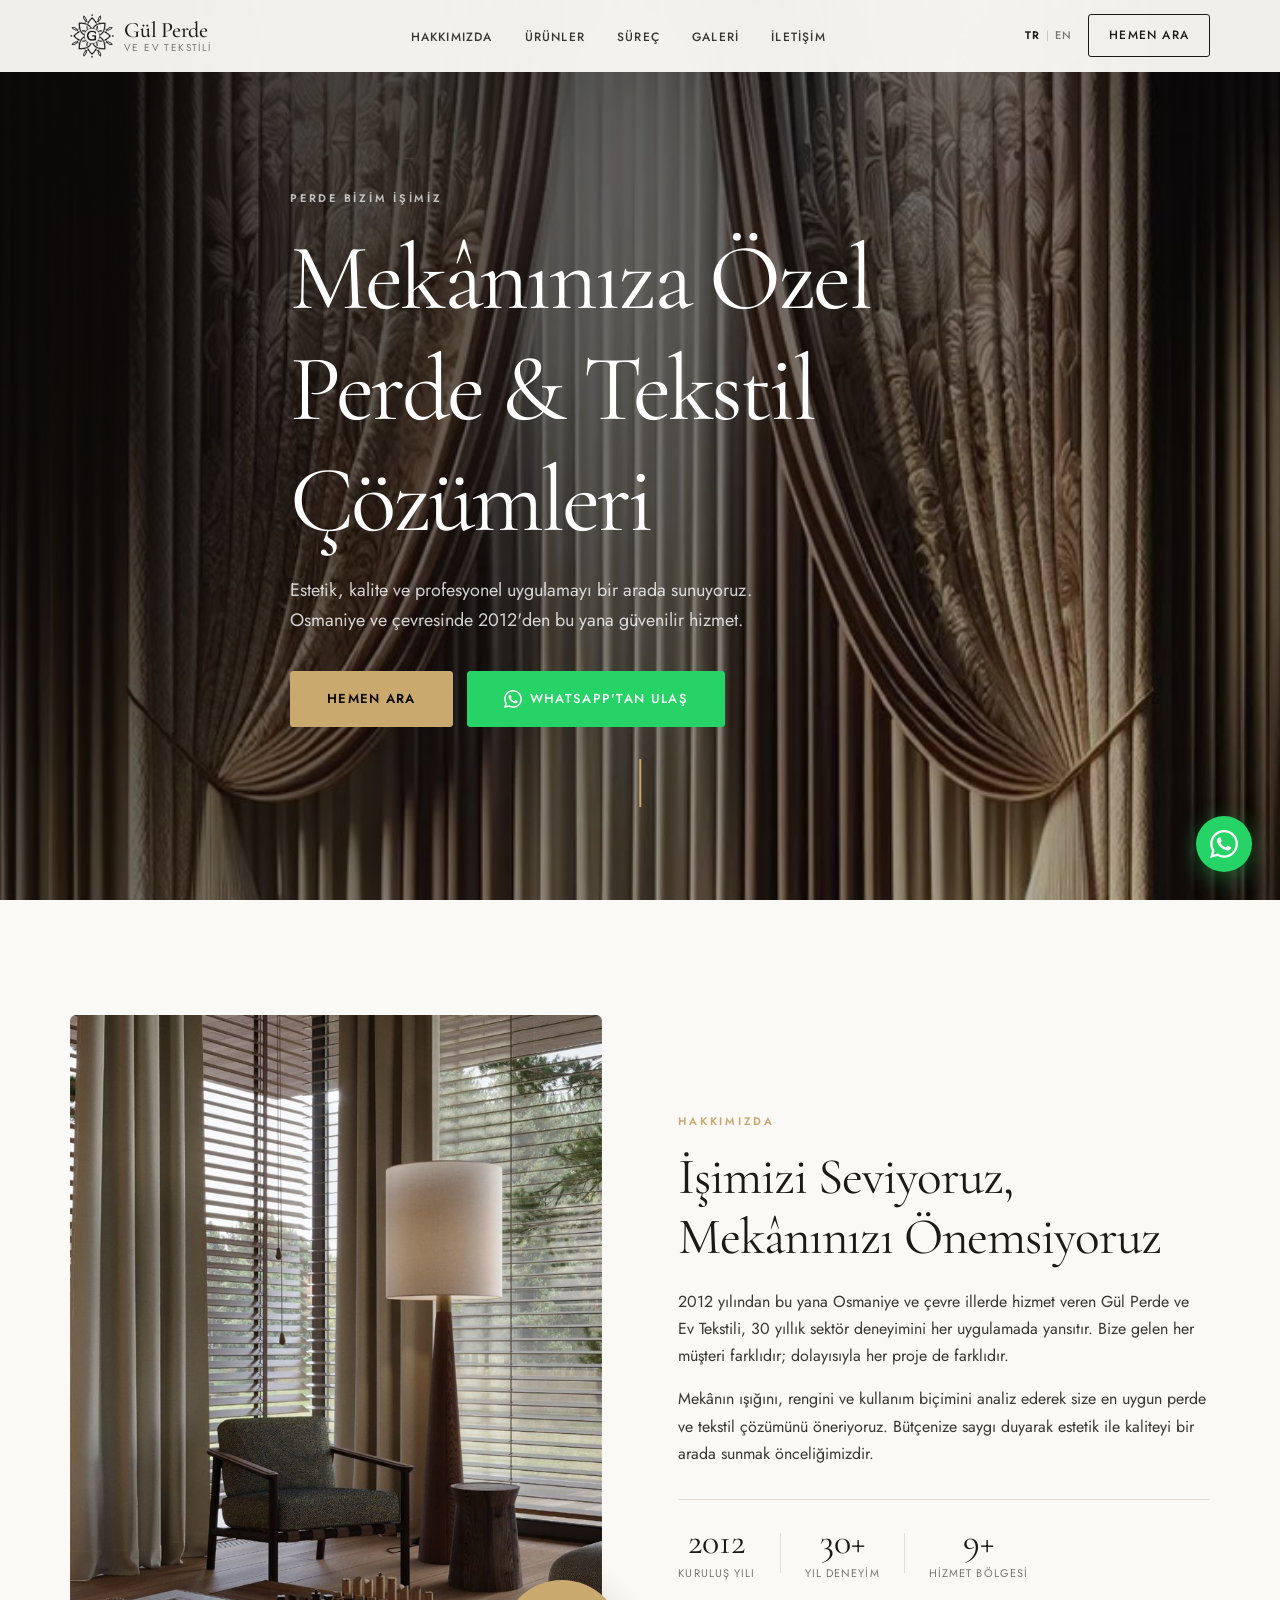
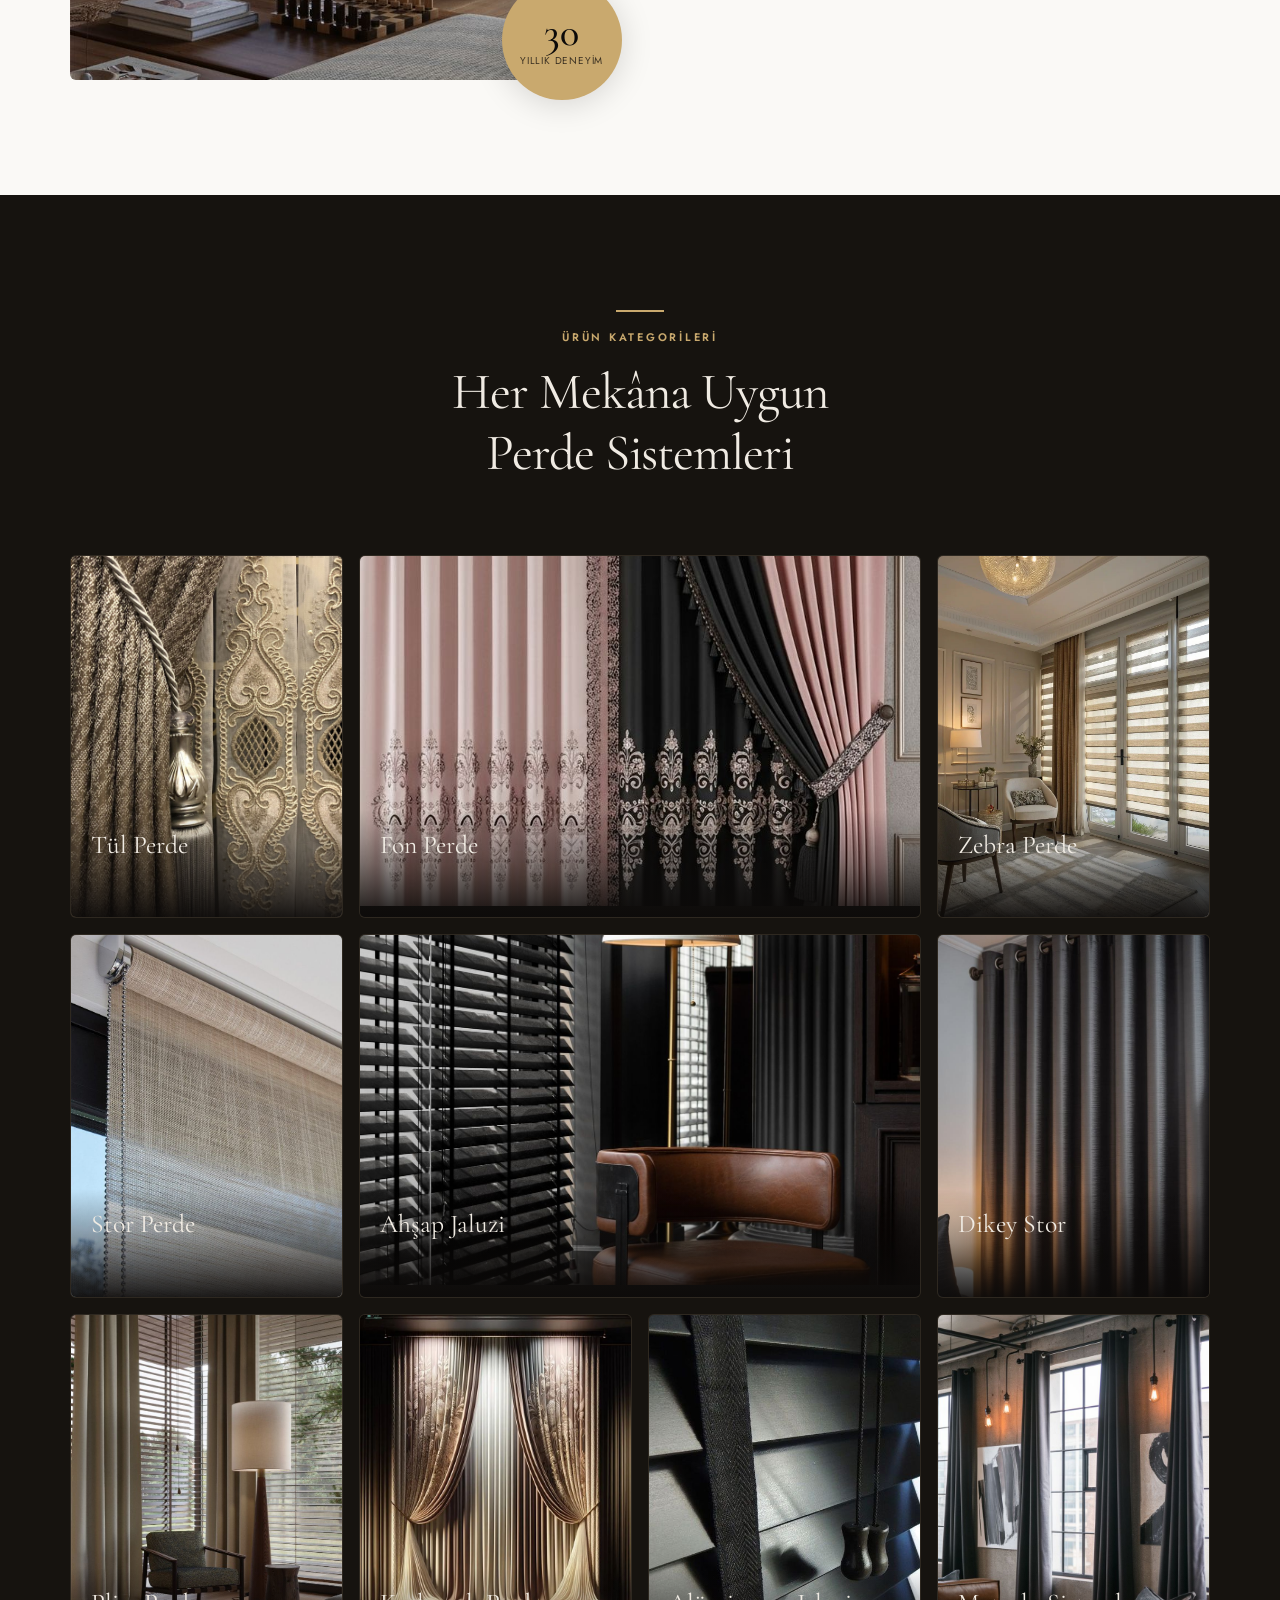
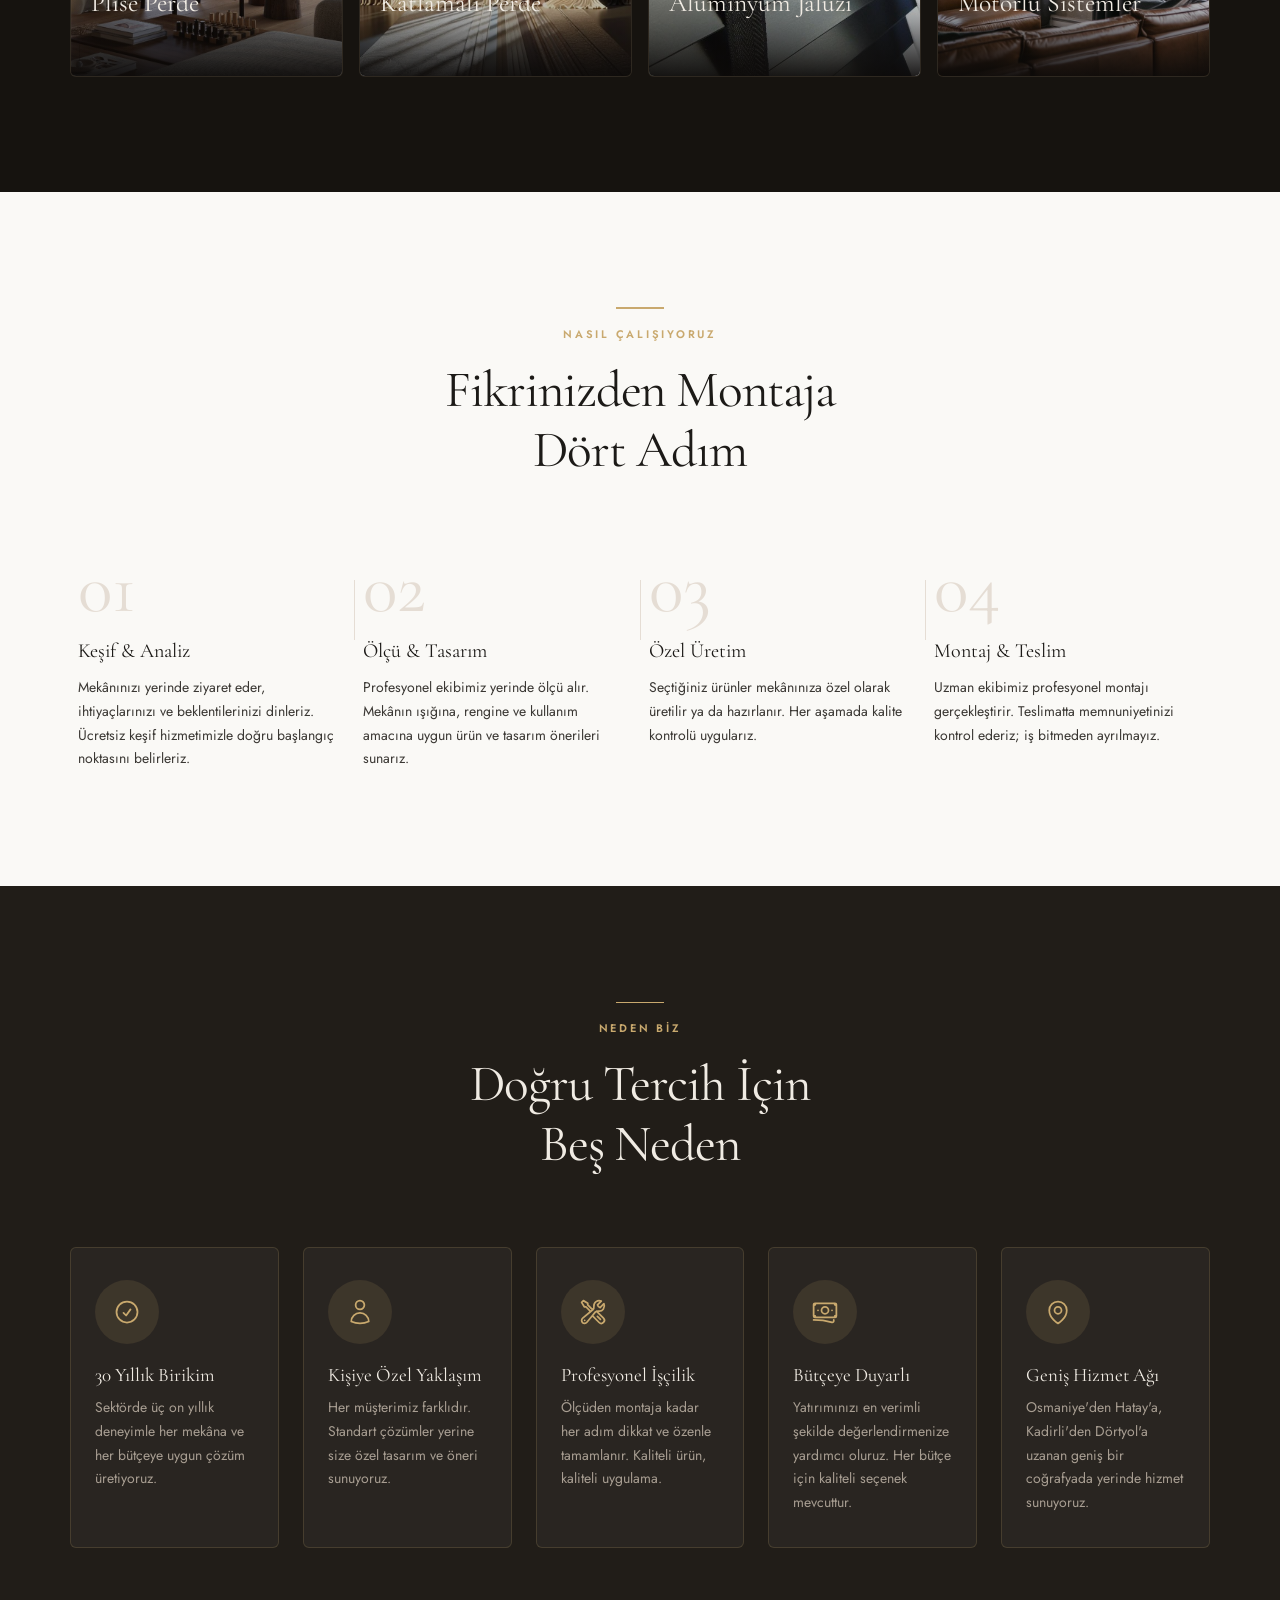
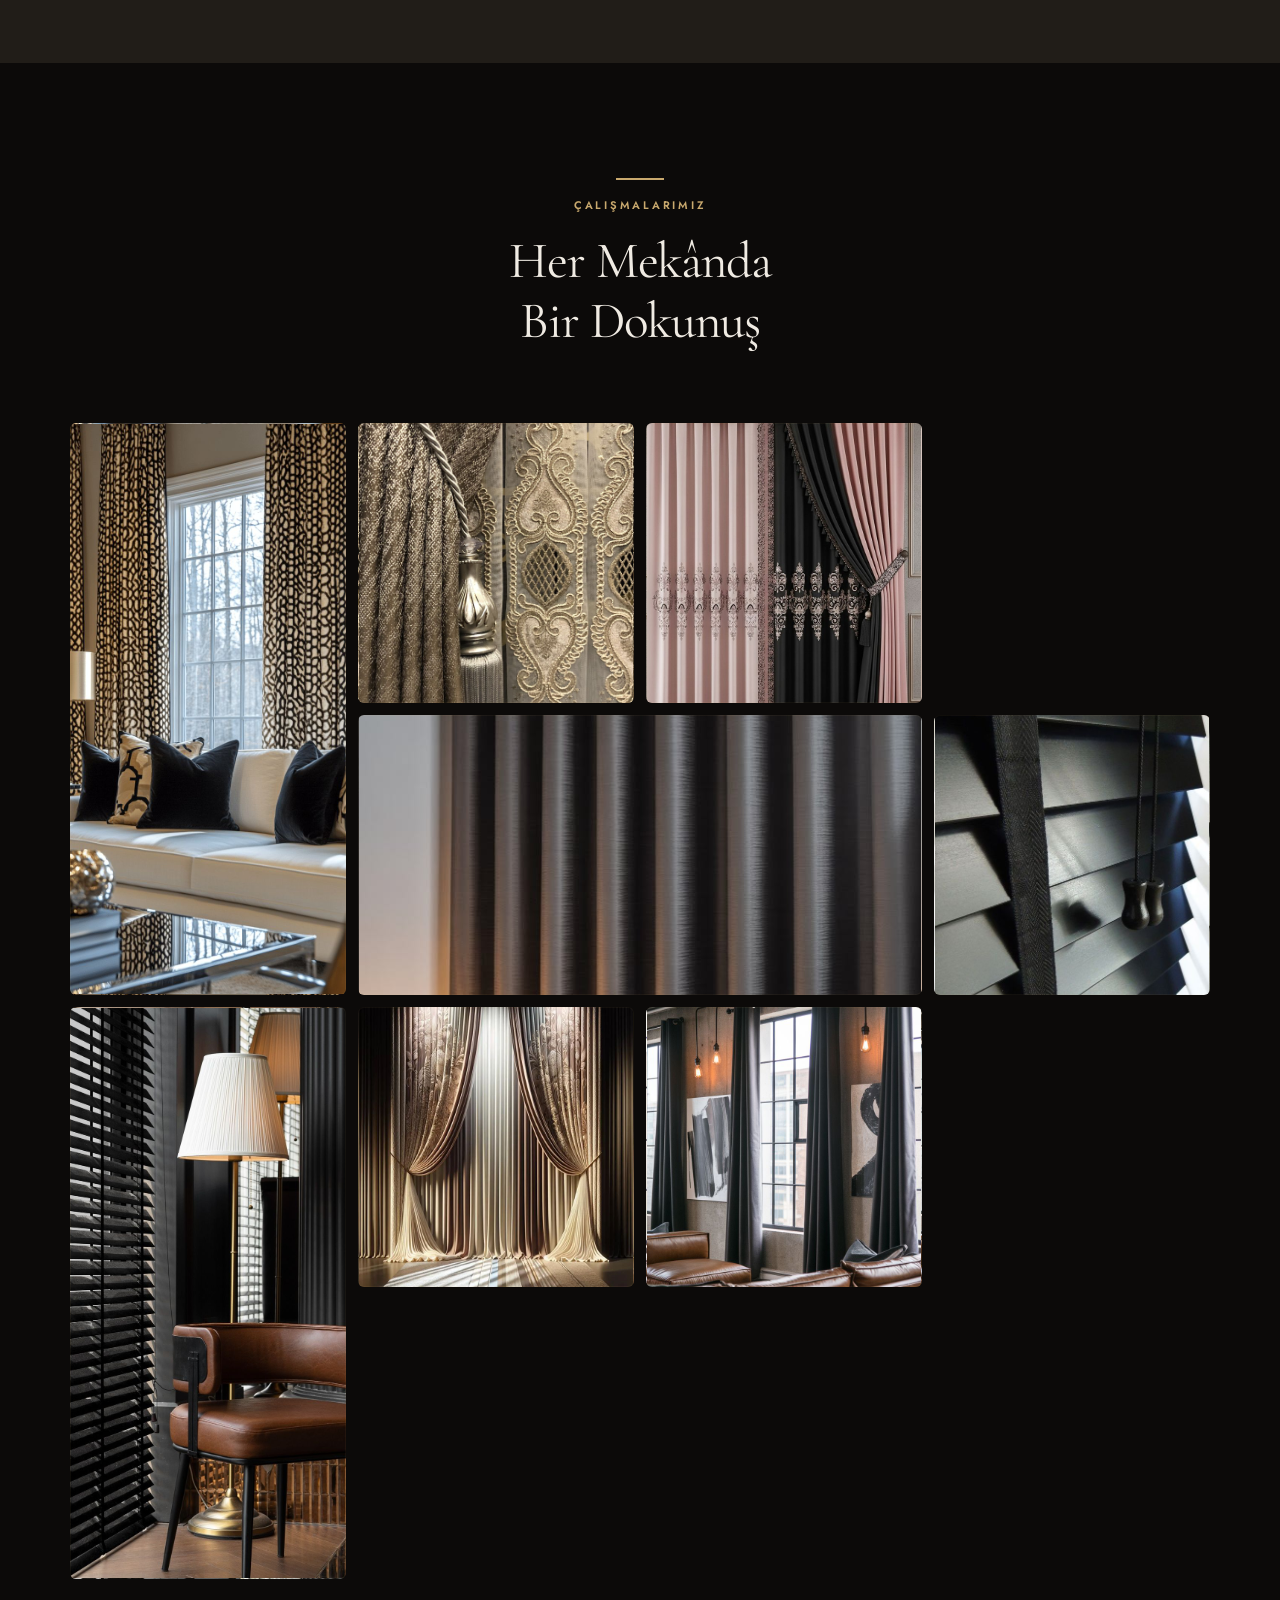
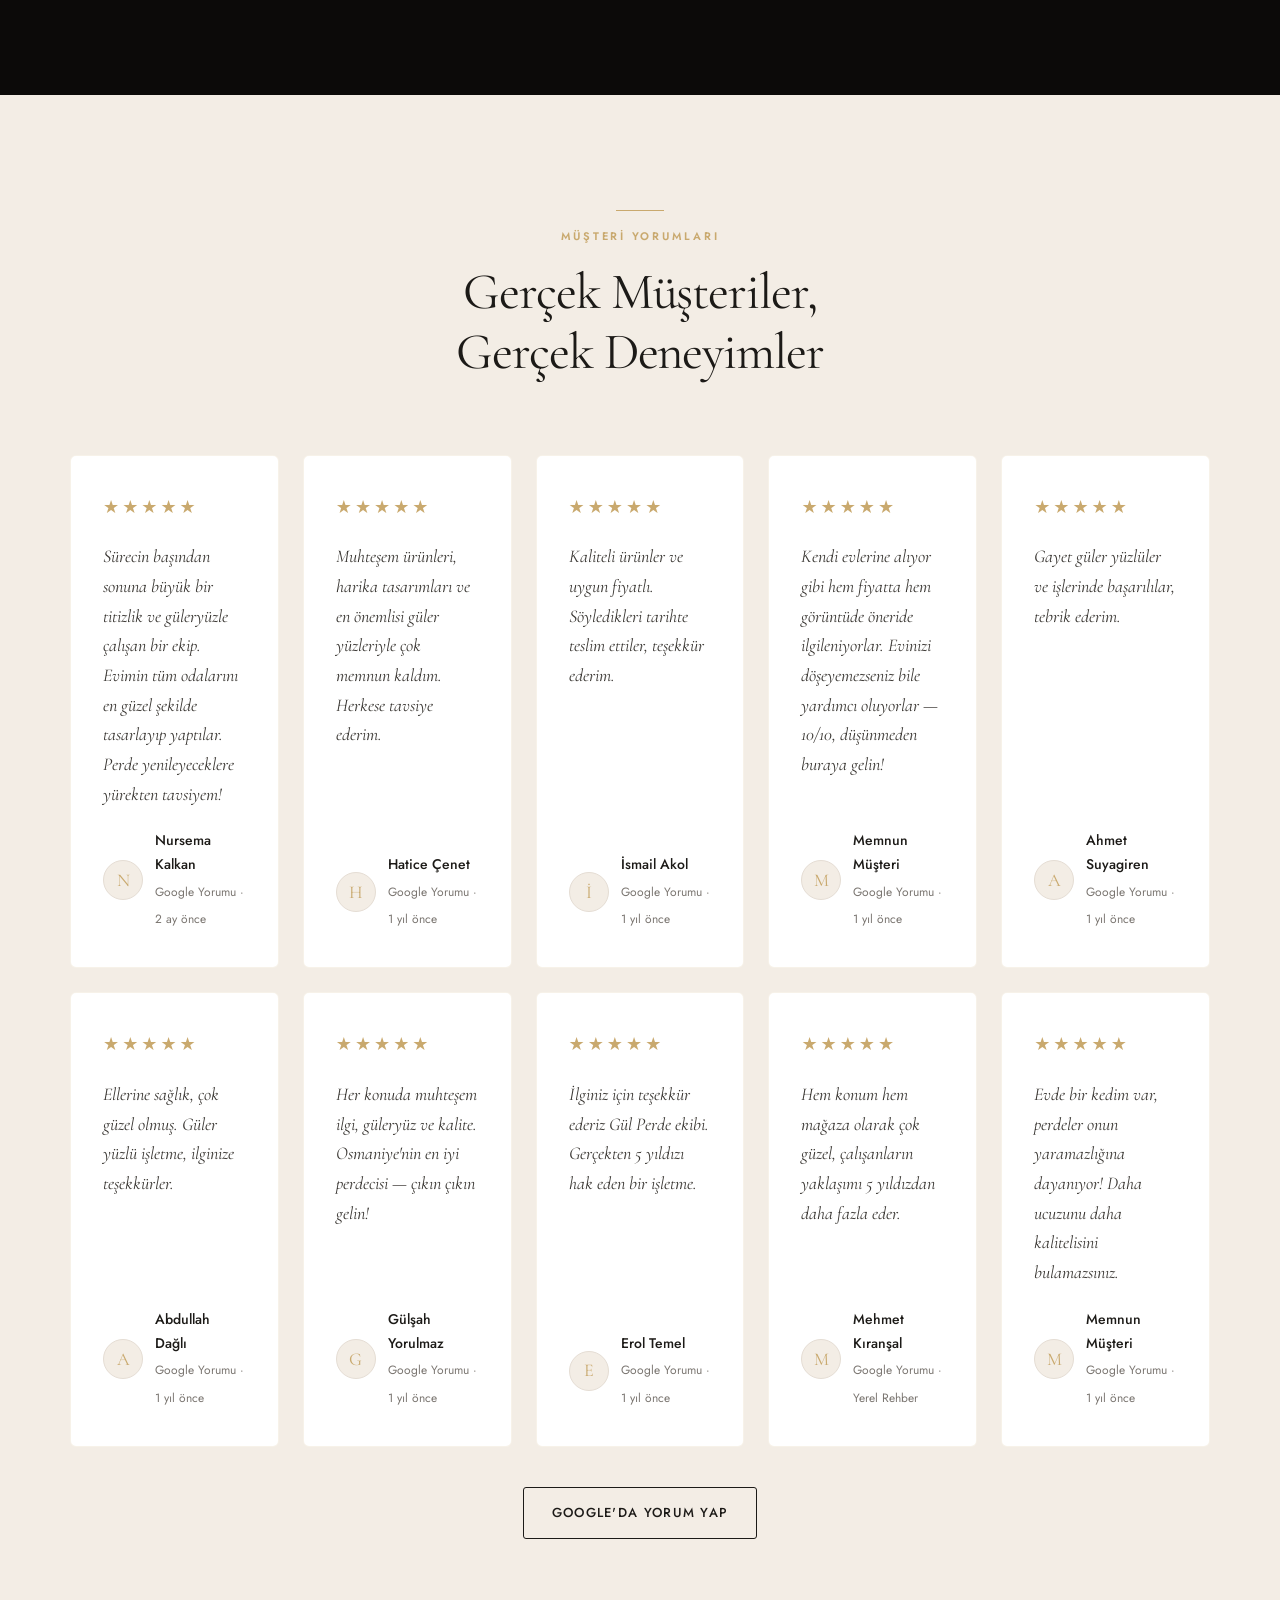
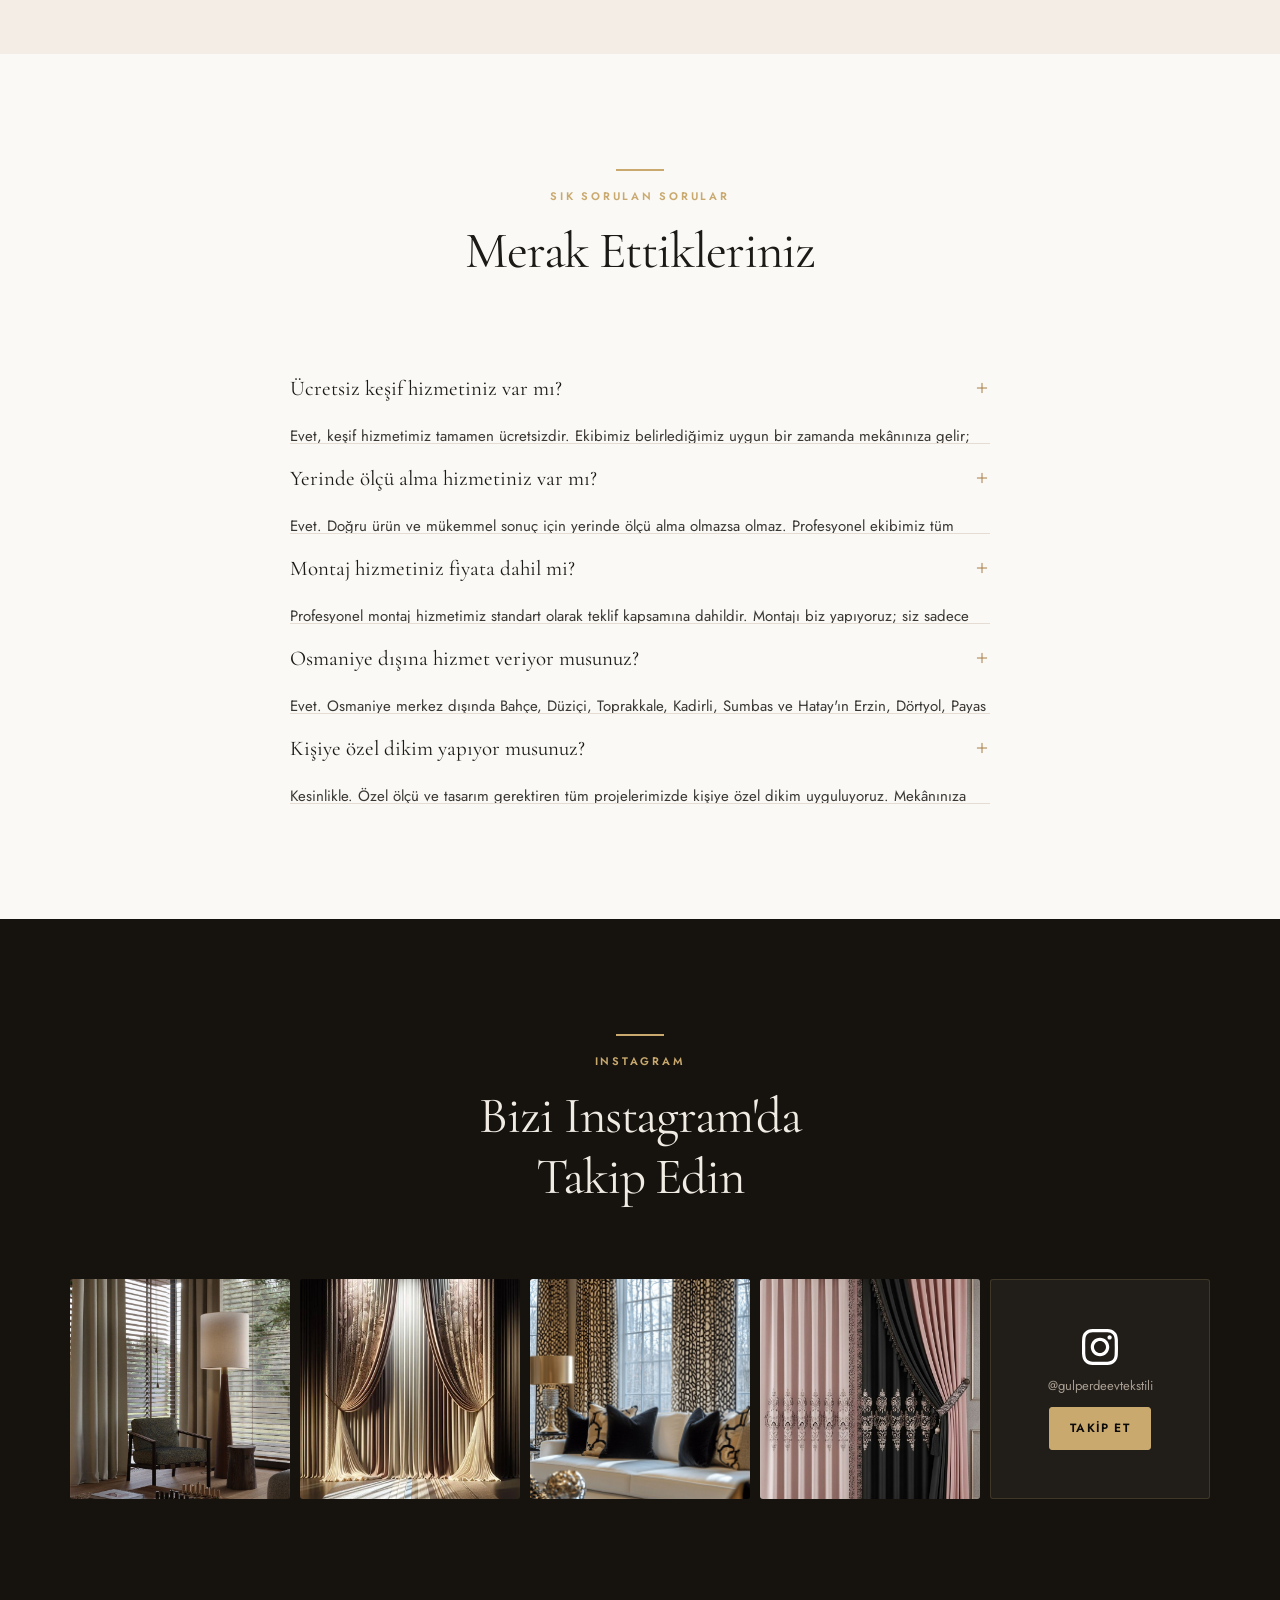
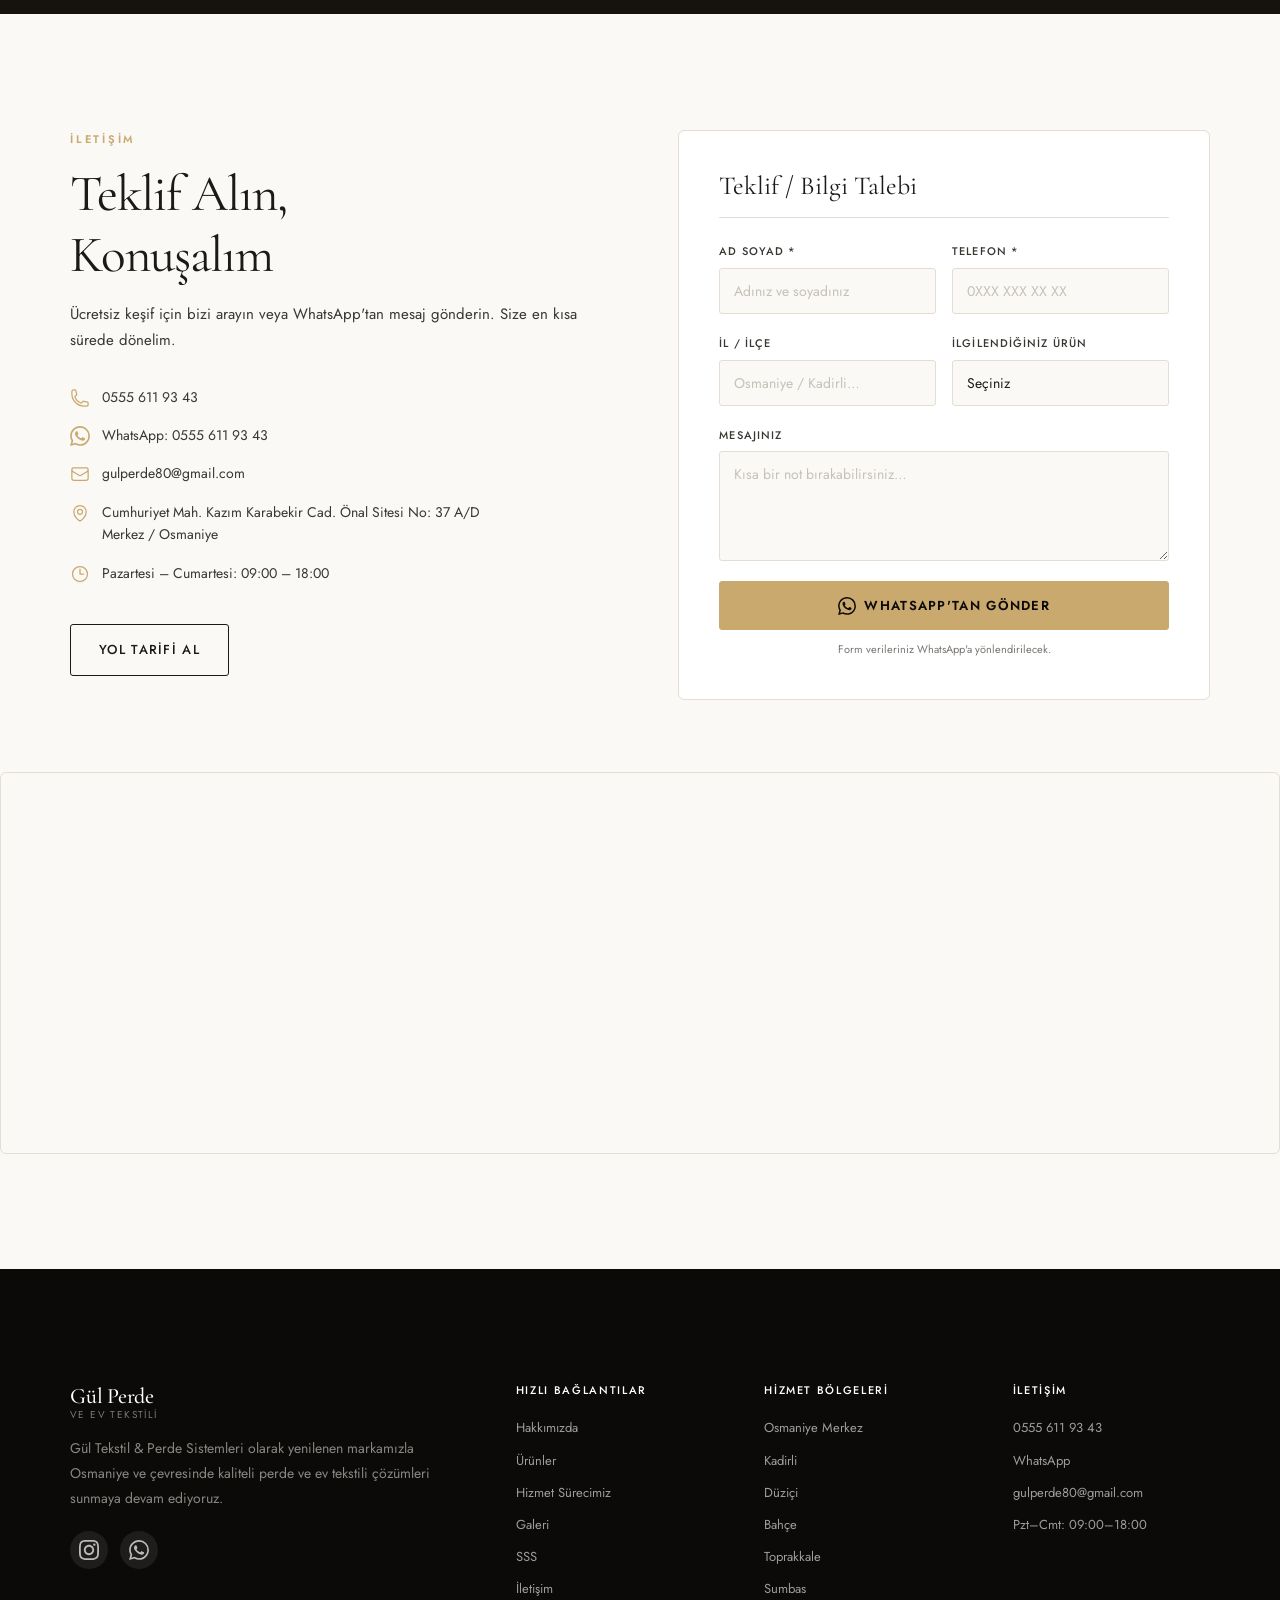
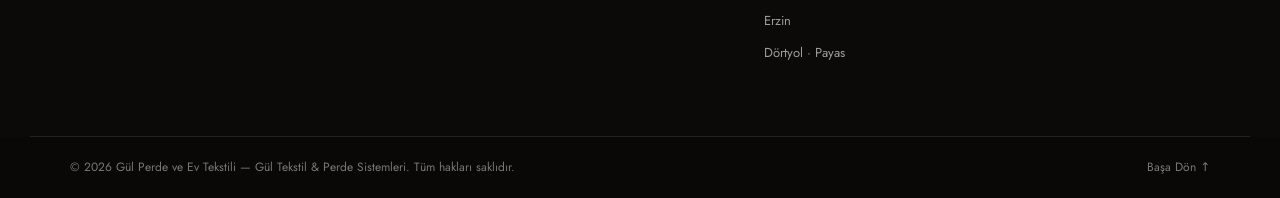
<file: index.html>
﻿<!DOCTYPE html>
<html lang="tr">
<head>
  <meta charset="UTF-8" />
  <meta name="viewport" content="width=device-width, initial-scale=1.0" />

  <!-- ─── SEO ─────────────────────────────────────────────── -->
  <title>Gül Perde ve Ev Tekstili | Osmaniye Perdeci | Perde Sistemleri</title>
  <meta name="description" content="Osmaniye'nin güvenilir perdecisi Gül Perde ve Ev Tekstili. Zebra perde, stor perde, jaluzi, fon ve tül perde çözümleri. 30 yıllık sektör deneyimi. Ücretsiz keşif, profesyonel montaj. 0555 611 9343" />
  <meta name="keywords" content="Osmaniye perdeci, Osmaniye perde, zebra perde, stor perde, jaluzi perde, fon perde, tül perde, ev tekstili, perde sistemleri, Kadirli perdeci, Düziçi perdeci, Bahçe perdeci, Toprakkale perdeci, Sumbas perdeci, Erzin perdeci, Dörtyol perdeci, Payas perdeci" />
  <meta name="robots" content="index, follow" />
  <link rel="canonical" href="https://gulperde.com.tr/" />
  <link rel="icon" type="image/png" href="favicon.png" />

  <!-- ─── OPEN GRAPH ───────────────────────────────────────── -->
  <meta property="og:type" content="website" />
  <meta property="og:url" content="https://gulperde.com.tr/" />
  <meta property="og:title" content="Gül Perde ve Ev Tekstili | Osmaniye" />
  <meta property="og:description" content="2012'den bu yana Osmaniye ve çevresinde kaliteli perde ve ev tekstili çözümleri. Ücretsiz keşif, yerinde ölçü, profesyonel montaj." />
  <meta property="og:image" content="https://gulperde.com.tr/images/premium-fon-perde.jpg" />
  <meta property="og:locale" content="tr_TR" />
  <meta property="og:site_name" content="Gül Perde ve Ev Tekstili" />
  <meta name="twitter:card" content="summary_large_image" />

  <!-- ─── SCHEMA.ORG ──────────────────────────────────────── -->
  <script type="application/ld+json">
  {
    "@context": "https://schema.org",
    "@type": "LocalBusiness",
    "name": "Gül Perde ve Ev Tekstili",
    "alternateName": "Gül Tekstil & Perde Sistemleri",
    "description": "Osmaniye ve çevre illerde perde sistemleri ve ev tekstili çözümleri sunan, 2012'den bu yana hizmet veren, 30 yıllık sektör deneyimine sahip profesyonel perdeci.",
    "url": "https://gulperde.com.tr",
    "telephone": "+905556119343",
    "email": "gulperde80@gmail.com",
    "foundingDate": "2012",
    "address": {
      "@type": "PostalAddress",
      "streetAddress": "Cumhuriyet Mahallesi Kazım Karabekir Caddesi Önal Sitesi No: 37 A/D",
      "addressLocality": "Merkez",
      "addressRegion": "Osmaniye",
      "postalCode": "80440",
      "addressCountry": "TR"
    },
    "geo": { "@type": "GeoCoordinates", "latitude": 37.0696182, "longitude": 36.2553285 },
    "openingHours": "Mo-Sa 09:00-18:00",
    "areaServed": ["Osmaniye","Kadirli","Düziçi","Bahçe","Toprakkale","Sumbas","Hatay","Erzin","Dörtyol","Payas"],
    "serviceType": ["Tül Perde","Fon Perde","Zebra Perde","Stor Perde","Jaluzi Perde","Rustik Sistemler","Ev Tekstili","Perde Montajı"]
  }
  </script>

  <!-- ─── FONTS ────────────────────────────────────────────── -->
  <link rel="preconnect" href="https://fonts.googleapis.com" />
  <link rel="preconnect" href="https://fonts.gstatic.com" crossorigin />
  <link href="https://fonts.googleapis.com/css2?family=Cormorant+Garamond:ital,wght@0,300;0,400;0,500;0,600;1,300;1,400&family=Jost:wght@300;400;500&display=swap" rel="stylesheet" />

  <link rel="stylesheet" href="style.css" />
  <noscript><style>[data-reveal]{opacity:1!important;transform:none!important}</style></noscript>
</head>
<body>

<!-- ═══════════════ HEADER ═══════════════════════════════════ -->
<header class="site-header" id="site-header">
  <div class="hdr-inner container">

    <!-- Logo -->
    <a href="#hero" class="logo" aria-label="Gül Perde ve Ev Tekstili — Ana Sayfa">
      <img src="favicon.png" alt="" class="logo-icon" aria-hidden="true" />
      <div class="logo-text">
        <span class="logo-main">Gül Perde</span>
        <span class="logo-sub" data-tr="ve Ev Tekstili" data-en="&amp; Home Textiles">ve Ev Tekstili</span>
      </div>
    </a>

    <!-- Nav -->
    <nav class="main-nav" id="main-nav" aria-label="Ana menü">
      <ul>
        <li><a href="#about"    data-tr="Hakkımızda" data-en="About">Hakkımızda</a></li>
        <li><a href="#products" data-tr="Ürünler"    data-en="Products">Ürünler</a></li>
        <li><a href="#process"  data-tr="Süreç"      data-en="Process">Süreç</a></li>
        <li><a href="#gallery"  data-tr="Galeri"     data-en="Gallery">Galeri</a></li>
        <li><a href="#contact"  data-tr="İletişim"   data-en="Contact">İletişim</a></li>
      </ul>
    </nav>

    <!-- Right controls -->
    <div class="hdr-right">
      <div class="lang-sw" role="group" aria-label="Dil seçimi">
        <button class="lang-btn active" data-lang="tr" aria-pressed="true">TR</button>
        <span aria-hidden="true">|</span>
        <button class="lang-btn" data-lang="en" aria-pressed="false">EN</button>
      </div>
      <a href="tel:+905556119343" class="btn btn-sm btn-outline hdr-cta"
         data-tr="Hemen Ara" data-en="Call Now">Hemen Ara</a>
      <button class="hamburger" id="hamburger" aria-label="Menüyü aç" aria-expanded="false">
        <span></span><span></span><span></span>
      </button>
    </div>

  </div>
</header>

<!-- Mobile nav drawer -->
<div class="mobile-nav-overlay" id="mobile-nav-overlay" aria-hidden="true">
  <nav aria-label="Mobil menü">
    <ul>
      <li><a href="#about"    data-tr="Hakkımızda" data-en="About">Hakkımızda</a></li>
      <li><a href="#products" data-tr="Ürünler"    data-en="Products">Ürünler</a></li>
      <li><a href="#process"  data-tr="Süreç"      data-en="Process">Süreç</a></li>
      <li><a href="#gallery"  data-tr="Galeri"     data-en="Gallery">Galeri</a></li>
      <li><a href="#reviews"  data-tr="Yorumlar"   data-en="Reviews">Yorumlar</a></li>
      <li><a href="#contact"  data-tr="İletişim"   data-en="Contact">İletişim</a></li>
    </ul>
    <div class="mob-ctas">
      <a href="tel:+905556119343" class="btn btn-primary btn-full"
         data-tr="Hemen Ara" data-en="Call Now">Hemen Ara</a>
      <a href="https://wa.me/905556119343" class="btn btn-wa btn-full"
         data-tr="WhatsApp'tan Ulaş" data-en="Contact via WhatsApp">WhatsApp'tan Ulaş</a>
    </div>
  </nav>
</div>

<main>

<!-- ═══════════════ HERO ══════════════════════════════════════ -->
<!-- Hero arka planı için: images/hero-bg.jpg dosyası ekleyin -->
<section class="hero" id="hero" aria-label="Ana banner">
  <div class="hero-bg" style="background-image:url('ceadf3ccc78395865a7c2d4f4a4582dc.jpg')"></div>
  <div class="hero-overlay"></div>
  <div class="container hero-content">
    <p class="eyebrow hero-eyebrow" data-tr="Perde Bizim İşimiz" data-en="Curtains Are Our Business">Perde Bizim İşimiz</p>
    <h1 class="hero-title" data-tr="Mekânınıza Özel<br>Perde &amp; Tekstil Çözümleri" data-en="Custom Curtain &amp;<br>Textile Solutions">
      Mekânınıza Özel<br>Perde &amp; Tekstil Çözümleri
    </h1>
    <p class="hero-sub" data-tr="Estetik, kalite ve profesyonel uygulamayı bir arada sunuyoruz.<br>Osmaniye ve çevresinde 2012'den bu yana güvenilir hizmet." data-en="Aesthetics, quality and professional installation, combined.<br>Serving Osmaniye and surroundings since 2012.">
      Estetik, kalite ve profesyonel uygulamayı bir arada sunuyoruz.<br>Osmaniye ve çevresinde 2012'den bu yana güvenilir hizmet.
    </p>
    <div class="hero-ctas">
      <a href="tel:+905556119343" class="btn btn-primary btn-lg"
         data-tr="Hemen Ara" data-en="Call Now">Hemen Ara</a>
      <a href="https://wa.me/905556119343" class="btn btn-wa btn-lg">
        <svg width="18" height="18" viewBox="0 0 24 24" fill="currentColor" aria-hidden="true">
          <path d="M17.472 14.382c-.297-.149-1.758-.867-2.03-.967-.273-.099-.471-.148-.67.15-.197.297-.767.966-.94 1.164-.173.199-.347.223-.644.075-.297-.15-1.255-.463-2.39-1.475-.883-.788-1.48-1.761-1.653-2.059-.173-.297-.018-.458.13-.606.134-.133.298-.347.446-.52.149-.174.198-.298.298-.497.099-.198.05-.371-.025-.52-.075-.149-.669-1.612-.916-2.207-.242-.579-.487-.5-.669-.51-.173-.008-.371-.01-.57-.01-.198 0-.52.074-.792.372-.272.297-1.04 1.016-1.04 2.479 0 1.462 1.065 2.875 1.213 3.074.149.198 2.096 3.2 5.077 4.487.709.306 1.262.489 1.694.625.712.227 1.36.195 1.871.118.571-.085 1.758-.719 2.006-1.413.248-.694.248-1.289.173-1.413-.074-.124-.272-.198-.57-.347m-5.421 7.403h-.004a9.87 9.87 0 01-5.031-1.378l-.361-.214-3.741.982.998-3.648-.235-.374a9.86 9.86 0 01-1.51-5.26c.001-5.45 4.436-9.884 9.888-9.884 2.64 0 5.122 1.03 6.988 2.898a9.825 9.825 0 012.893 6.994c-.003 5.45-4.437 9.884-9.885 9.884m8.413-18.297A11.815 11.815 0 0012.05 0C5.495 0 .16 5.335.157 11.892c0 2.096.547 4.142 1.588 5.945L.057 24l6.305-1.654a11.882 11.882 0 005.683 1.448h.005c6.554 0 11.89-5.335 11.893-11.893a11.821 11.821 0 00-3.48-8.413z"/>
        </svg>
        <span data-tr="WhatsApp'tan Ulaş" data-en="WhatsApp Us">WhatsApp'tan Ulaş</span>
      </a>
    </div>
    <a href="#about" class="scroll-hint" aria-label="Aşağı kaydır">
      <span class="scroll-line"></span>
    </a>
  </div>
</section>

<!-- ═══════════════ ABOUT ═════════════════════════════════════ -->
<section class="about section-pad" id="about" aria-labelledby="about-title">
  <div class="container about-grid">

    <div class="about-img-wrap" data-reveal>
      <!-- Hakkımızda bölümü görseli için images/about-bg.jpg ekleyebilirsiniz -->
      <div class="about-img" style="background-image:url('b8a8d71995920fda59343e655a28a2b8.jpg')"></div>
      <div class="about-badge">
        <span class="badge-num">30</span>
        <span class="badge-txt" data-tr="Yıllık Deneyim" data-en="Years of Experience">Yıllık Deneyim</span>
      </div>
    </div>

    <div class="about-content" data-reveal>
      <p class="eyebrow" data-tr="Hakkımızda" data-en="About Us">Hakkımızda</p>
      <h2 id="about-title" data-tr="İşimizi Seviyoruz,<br>Mekânınızı Önemsiyoruz" data-en="We Love What We Do,<br>We Care About Your Space">
        İşimizi Seviyoruz,<br>Mekânınızı Önemsiyoruz
      </h2>
      <p data-tr="2012 yılından bu yana Osmaniye ve çevre illerde hizmet veren Gül Perde ve Ev Tekstili, 30 yıllık sektör deneyimini her uygulamada yansıtır. Bize gelen her müşteri farklıdır; dolayısıyla her proje de farklıdır." data-en="Serving Osmaniye and the surrounding provinces since 2012, Gül Perde ve Ev Tekstili brings 30 years of industry experience to every project. Every customer who comes to us is unique — and so is every project.">
        2012 yılından bu yana Osmaniye ve çevre illerde hizmet veren Gül Perde ve Ev Tekstili, 30 yıllık sektör deneyimini her uygulamada yansıtır. Bize gelen her müşteri farklıdır; dolayısıyla her proje de farklıdır.
      </p>
      <p data-tr="Mekânın ışığını, rengini ve kullanım biçimini analiz ederek size en uygun perde ve tekstil çözümünü öneriyoruz. Bütçenize saygı duyarak estetik ile kaliteyi bir arada sunmak önceliğimizdir." data-en="We analyse your space's light, colour and usage patterns to recommend the most suitable curtain and textile solution. Our priority is delivering aesthetics and quality while respecting your budget.">
        Mekânın ışığını, rengini ve kullanım biçimini analiz ederek size en uygun perde ve tekstil çözümünü öneriyoruz. Bütçenize saygı duyarak estetik ile kaliteyi bir arada sunmak önceliğimizdir.
      </p>
      <div class="about-stats">
        <div class="stat">
          <span class="stat-num">2012</span>
          <span class="stat-lbl" data-tr="Kuruluş Yılı" data-en="Founded">Kuruluş Yılı</span>
        </div>
        <div class="stat-div"></div>
        <div class="stat">
          <span class="stat-num">30+</span>
          <span class="stat-lbl" data-tr="Yıl Deneyim" data-en="Years Experience">Yıl Deneyim</span>
        </div>
        <div class="stat-div"></div>
        <div class="stat">
          <span class="stat-num">9+</span>
          <span class="stat-lbl" data-tr="Hizmet Bölgesi" data-en="Service Areas">Hizmet Bölgesi</span>
        </div>
      </div>
    </div>

  </div>
</section>

<!-- ═══════════════ PRODUCTS ══════════════════════════════════ -->
<section class="products section-pad bg-dark" id="products" aria-labelledby="products-title">
  <div class="container">
    <div class="section-header" data-reveal>
      <span class="section-divider" aria-hidden="true"></span>
      <p class="eyebrow" data-tr="Ürün Kategorileri" data-en="Product Categories">Ürün Kategorileri</p>
      <h2 id="products-title" data-tr="Her Mekâna Uygun<br>Perde Sistemleri" data-en="Curtain Systems<br>For Every Space">Her Mekâna Uygun<br>Perde Sistemleri</h2>
    </div>

    <div class="products-grid" data-reveal>

      <!-- ROW 1 -->
      <article class="prod-card" style="--bg:url('12895ef02cab0da44707a5bd5014e283.jpg')">
        <div class="prod-img"></div>
        <div class="prod-body">
          <h3 data-tr="Tül Perde" data-en="Sheer Curtains">Tül Perde</h3>
          <p data-tr="Işığı yumuşatır, mekânı aydınlatır." data-en="Softens light, brightens your space.">Işığı yumuşatır, mekânı aydınlatır.</p>
        </div>
      </article>

      <article class="prod-card prod-card--lg" style="--bg:url('442f7496ce3b5b2fdc3d55d1c4506731.jpg')">
        <div class="prod-img"></div>
        <div class="prod-body">
          <h3 data-tr="Fon Perde" data-en="Blackout Curtains">Fon Perde</h3>
          <p data-tr="Renk, doku ve konfor bir arada." data-en="Colour, texture and comfort combined.">Renk, doku ve konfor bir arada.</p>
        </div>
      </article>

      <article class="prod-card" style="--bg:url('79a8969942707208ff3c0b3ad415c490.jpg')">
        <div class="prod-img"></div>
        <div class="prod-body">
          <h3 data-tr="Zebra Perde" data-en="Day &amp; Night Blinds">Zebra Perde</h3>
          <p data-tr="Işık ve mahremiyeti dengeler." data-en="Balances light and privacy.">Işık ve mahremiyeti dengeler.</p>
        </div>
      </article>

      <!-- ROW 2 -->
      <article class="prod-card" style="--bg:url('243ffe4bc8f7da5e590a597d736799c0.jpg')">
        <div class="prod-img"></div>
        <div class="prod-body">
          <h3 data-tr="Stor Perde" data-en="Roller Blinds">Stor Perde</h3>
          <p data-tr="Sade, şık ve fonksiyonel." data-en="Simple, elegant and functional.">Sade, şık ve fonksiyonel.</p>
        </div>
      </article>

      <article class="prod-card prod-card--lg" style="--bg:url('b35b4a42094aa1fed90273ec719448ef.jpg')">
        <div class="prod-img"></div>
        <div class="prod-body">
          <h3 data-tr="Ahşap Jaluzi" data-en="Wooden Blinds">Ahşap Jaluzi</h3>
          <p data-tr="Doğal sıcaklık, zarif ışık kontrolü." data-en="Natural warmth, elegant light control.">Doğal sıcaklık, zarif ışık kontrolü.</p>
        </div>
      </article>

      <article class="prod-card" style="--bg:url('47dc378786fd661e476e983c2884668f.jpg')">
        <div class="prod-img"></div>
        <div class="prod-body">
          <h3 data-tr="Dikey Stor" data-en="Vertical Blinds">Dikey Stor</h3>
          <p data-tr="Geniş pencereler için ideal çözüm." data-en="Ideal solution for large windows.">Geniş pencereler için ideal çözüm.</p>
        </div>
      </article>

      <!-- ROW 3 -->
      <article class="prod-card" style="--bg:url('b8a8d71995920fda59343e655a28a2b8.jpg')">
        <div class="prod-img"></div>
        <div class="prod-body">
          <h3 data-tr="Plise Perde" data-en="Pleated Blinds">Plise Perde</h3>
          <p data-tr="Hem şık hem yalıtımlı." data-en="Stylish and thermally insulating.">Hem şık hem yalıtımlı.</p>
        </div>
      </article>

      <article class="prod-card" style="--bg:url('ceadf3ccc78395865a7c2d4f4a4582dc.jpg')">
        <div class="prod-img"></div>
        <div class="prod-body">
          <h3 data-tr="Katlamalı Perde" data-en="Roman Blinds">Katlamalı Perde</h3>
          <p data-tr="Klasik şıklık, modern konfor." data-en="Classic elegance, modern comfort.">Klasik şıklık, modern konfor.</p>
        </div>
      </article>

      <article class="prod-card" style="--bg:url('844fbbed4438ac6570984f37d94ced53.jpg')">
        <div class="prod-img"></div>
        <div class="prod-body">
          <h3 data-tr="Alüminyum Jaluzi" data-en="Aluminium Blinds">Alüminyum Jaluzi</h3>
          <p data-tr="Ofis ve işyerleri için dayanıklı çözüm." data-en="Durable solution for offices and workplaces.">Ofis ve işyerleri için dayanıklı çözüm.</p>
        </div>
      </article>

      <article class="prod-card" style="--bg:url('fcf17f6975fcfdb2939a41af6aaa6e6a.jpg')">
        <div class="prod-img"></div>
        <div class="prod-body">
          <h3 data-tr="Motorlu Sistemler" data-en="Motorised Systems">Motorlu Sistemler</h3>
          <p data-tr="Akıllı ev ile tam uyumlu." data-en="Fully compatible with smart home.">Akıllı ev ile tam uyumlu.</p>
        </div>
      </article>

    </div>
  </div>
</section>

<!-- ═══════════════ PROCESS ═══════════════════════════════════ -->
<section class="process section-pad" id="process" aria-labelledby="process-title">
  <div class="container">
    <div class="section-header" data-reveal>
      <span class="section-divider" aria-hidden="true"></span>
      <p class="eyebrow" data-tr="Nasıl Çalışıyoruz" data-en="How We Work">Nasıl Çalışıyoruz</p>
      <h2 id="process-title" data-tr="Fikrinizden Montaja<br>Dört Adım" data-en="From Idea to Installation<br>Four Steps">Fikrinizden Montaja<br>Dört Adım</h2>
    </div>

    <div class="process-steps" data-reveal>
      <div class="process-step">
        <div class="step-num">01</div>
        <h3 data-tr="Keşif &amp; Analiz" data-en="Discovery &amp; Analysis">Keşif &amp; Analiz</h3>
        <p data-tr="Mekânınızı yerinde ziyaret eder, ihtiyaçlarınızı ve beklentilerinizi dinleriz. Ücretsiz keşif hizmetimizle doğru başlangıç noktasını belirleriz." data-en="We visit your space in person, listen to your needs and expectations. Our free consultation service sets the right starting point.">
          Mekânınızı yerinde ziyaret eder, ihtiyaçlarınızı ve beklentilerinizi dinleriz. Ücretsiz keşif hizmetimizle doğru başlangıç noktasını belirleriz.
        </p>
      </div>
      <div class="step-connector" aria-hidden="true"></div>
      <div class="process-step">
        <div class="step-num">02</div>
        <h3 data-tr="Ölçü &amp; Tasarım" data-en="Measurement &amp; Design">Ölçü &amp; Tasarım</h3>
        <p data-tr="Profesyonel ekibimiz yerinde ölçü alır. Mekânın ışığına, rengine ve kullanım amacına uygun ürün ve tasarım önerileri sunarız." data-en="Our professional team takes on-site measurements. We present product and design proposals suited to your space's light, colour and purpose.">
          Profesyonel ekibimiz yerinde ölçü alır. Mekânın ışığına, rengine ve kullanım amacına uygun ürün ve tasarım önerileri sunarız.
        </p>
      </div>
      <div class="step-connector" aria-hidden="true"></div>
      <div class="process-step">
        <div class="step-num">03</div>
        <h3 data-tr="Özel Üretim" data-en="Custom Production">Özel Üretim</h3>
        <p data-tr="Seçtiğiniz ürünler mekânınıza özel olarak üretilir ya da hazırlanır. Her aşamada kalite kontrolü uygularız." data-en="Selected products are produced or prepared exclusively for your space. We apply quality control at every stage.">
          Seçtiğiniz ürünler mekânınıza özel olarak üretilir ya da hazırlanır. Her aşamada kalite kontrolü uygularız.
        </p>
      </div>
      <div class="step-connector" aria-hidden="true"></div>
      <div class="process-step">
        <div class="step-num">04</div>
        <h3 data-tr="Montaj &amp; Teslim" data-en="Installation &amp; Handover">Montaj &amp; Teslim</h3>
        <p data-tr="Uzman ekibimiz profesyonel montajı gerçekleştirir. Teslimatta memnuniyetinizi kontrol ederiz; iş bitmeden ayrılmayız." data-en="Our expert team carries out professional installation. We check your satisfaction at handover — we don't leave until it's right.">
          Uzman ekibimiz profesyonel montajı gerçekleştirir. Teslimatta memnuniyetinizi kontrol ederiz; iş bitmeden ayrılmayız.
        </p>
      </div>
    </div>
  </div>
</section>

<!-- ═══════════════ WHY US ════════════════════════════════════ -->
<section class="why-us section-pad bg-dark-warm" id="why-us" aria-labelledby="why-title">
  <div class="container">
    <div class="section-header" data-reveal>
      <span class="section-divider" aria-hidden="true"></span>
      <p class="eyebrow" data-tr="Neden Biz" data-en="Why Choose Us">Neden Biz</p>
      <h2 id="why-title" data-tr="Doğru Tercih İçin<br>Beş Neden" data-en="Five Reasons to<br>Choose Right">Doğru Tercih İçin<br>Beş Neden</h2>
    </div>

    <div class="why-grid" data-reveal>
      <div class="why-card">
        <div class="why-icon" aria-hidden="true">
          <svg width="28" height="28" fill="none" stroke="currentColor" stroke-width="1.5" viewBox="0 0 24 24">
            <path stroke-linecap="round" stroke-linejoin="round" d="M9 12.75L11.25 15 15 9.75M21 12a9 9 0 11-18 0 9 9 0 0118 0z"/>
          </svg>
        </div>
        <h3 data-tr="30 Yıllık Birikim" data-en="30 Years of Expertise">30 Yıllık Birikim</h3>
        <p data-tr="Sektörde üç on yıllık deneyimle her mekâna ve her bütçeye uygun çözüm üretiyoruz." data-en="Three decades in the industry means we can solve for any space, any budget.">Sektörde üç on yıllık deneyimle her mekâna ve her bütçeye uygun çözüm üretiyoruz.</p>
      </div>
      <div class="why-card">
        <div class="why-icon" aria-hidden="true">
          <svg width="28" height="28" fill="none" stroke="currentColor" stroke-width="1.5" viewBox="0 0 24 24">
            <path stroke-linecap="round" stroke-linejoin="round" d="M15.75 6a3.75 3.75 0 11-7.5 0 3.75 3.75 0 017.5 0zM4.501 20.118a7.5 7.5 0 0114.998 0A17.933 17.933 0 0112 21.75c-2.676 0-5.216-.584-7.499-1.632z"/>
          </svg>
        </div>
        <h3 data-tr="Kişiye Özel Yaklaşım" data-en="Personalised Approach">Kişiye Özel Yaklaşım</h3>
        <p data-tr="Her müşterimiz farklıdır. Standart çözümler yerine size özel tasarım ve öneri sunuyoruz." data-en="Every customer is different. We offer personalised designs and recommendations, not off-the-shelf solutions.">Her müşterimiz farklıdır. Standart çözümler yerine size özel tasarım ve öneri sunuyoruz.</p>
      </div>
      <div class="why-card">
        <div class="why-icon" aria-hidden="true">
          <svg width="28" height="28" fill="none" stroke="currentColor" stroke-width="1.5" viewBox="0 0 24 24">
            <path stroke-linecap="round" stroke-linejoin="round" d="M11.42 15.17L17.25 21A2.652 2.652 0 0021 17.25l-5.877-5.877M11.42 15.17l2.496-3.03c.317-.384.74-.626 1.208-.766M11.42 15.17l-4.655 5.653a2.548 2.548 0 11-3.586-3.586l6.837-5.63m5.108-.233c.55-.164 1.163-.188 1.743-.14a4.5 4.5 0 004.486-6.336l-3.276 3.277a3.004 3.004 0 01-2.25-2.25l3.276-3.276a4.5 4.5 0 00-6.336 4.486c.091 1.076-.071 2.264-.904 2.95l-.102.085m-1.745 1.437L5.909 7.5H4.5L2.25 3.75l1.5-1.5L7.5 4.5v1.409l4.26 4.26m-1.745 1.437l1.745-1.437m6.615 8.206L15.75 15.75M4.867 19.125h.008v.008h-.008v-.008z"/>
          </svg>
        </div>
        <h3 data-tr="Profesyonel İşçilik" data-en="Professional Craftsmanship">Profesyonel İşçilik</h3>
        <p data-tr="Ölçüden montaja kadar her adım dikkat ve özenle tamamlanır. Kaliteli ürün, kaliteli uygulama." data-en="Every step from measurement to installation is completed with care and precision. Quality product, quality workmanship.">Ölçüden montaja kadar her adım dikkat ve özenle tamamlanır. Kaliteli ürün, kaliteli uygulama.</p>
      </div>
      <div class="why-card">
        <div class="why-icon" aria-hidden="true">
          <svg width="28" height="28" fill="none" stroke="currentColor" stroke-width="1.5" viewBox="0 0 24 24">
            <path stroke-linecap="round" stroke-linejoin="round" d="M2.25 18.75a60.07 60.07 0 0115.797 2.101c.727.198 1.453-.342 1.453-1.096V18.75M3.75 4.5v.75A.75.75 0 013 6h-.75m0 0v-.375c0-.621.504-1.125 1.125-1.125H20.25M2.25 6v9m18-10.5v.75c0 .414.336.75.75.75h.75m-1.5-1.5h.375c.621 0 1.125.504 1.125 1.125v9.75c0 .621-.504 1.125-1.125 1.125h-.375m1.5-1.5H21a.75.75 0 00-.75.75v.75m0 0H3.75m0 0h-.375a1.125 1.125 0 01-1.125-1.125V15m1.5 1.5v-.75A.75.75 0 003 15h-.75M15 10.5a3 3 0 11-6 0 3 3 0 016 0zm3 0h.008v.008H18V10.5zm-12 0h.008v.008H6V10.5z"/>
          </svg>
        </div>
        <h3 data-tr="Bütçeye Duyarlı" data-en="Budget-Conscious">Bütçeye Duyarlı</h3>
        <p data-tr="Yatırımınızı en verimli şekilde değerlendirmenize yardımcı oluruz. Her bütçe için kaliteli seçenek mevcuttur." data-en="We help you get the best value for your investment. Quality options are available for every budget.">Yatırımınızı en verimli şekilde değerlendirmenize yardımcı oluruz. Her bütçe için kaliteli seçenek mevcuttur.</p>
      </div>
      <div class="why-card">
        <div class="why-icon" aria-hidden="true">
          <svg width="28" height="28" fill="none" stroke="currentColor" stroke-width="1.5" viewBox="0 0 24 24">
            <path stroke-linecap="round" stroke-linejoin="round" d="M15 10.5a3 3 0 11-6 0 3 3 0 016 0z"/>
            <path stroke-linecap="round" stroke-linejoin="round" d="M19.5 10.5c0 7.142-7.5 11.25-7.5 11.25S4.5 17.642 4.5 10.5a7.5 7.5 0 1115 0z"/>
          </svg>
        </div>
        <h3 data-tr="Geniş Hizmet Ağı" data-en="Wide Service Area">Geniş Hizmet Ağı</h3>
        <p data-tr="Osmaniye'den Hatay'a, Kadirli'den Dörtyol'a uzanan geniş bir coğrafyada yerinde hizmet sunuyoruz." data-en="We provide on-site service across a wide area from Osmaniye to Hatay, from Kadirli to Dörtyol.">Osmaniye'den Hatay'a, Kadirli'den Dörtyol'a uzanan geniş bir coğrafyada yerinde hizmet sunuyoruz.</p>
      </div>
    </div>
  </div>
</section>

<!-- ═══════════════ GALLERY ═══════════════════════════════════ -->
<!-- Galeri görselleri: images/galeri-1.jpg ... galeri-8.webp dosyalarını ekleyin -->
<section class="gallery section-pad bg-obsidian" id="gallery" aria-labelledby="gallery-title">
  <div class="container">
    <div class="section-header" data-reveal>
      <span class="section-divider" aria-hidden="true"></span>
      <p class="eyebrow" data-tr="Çalışmalarımız" data-en="Our Work">Çalışmalarımız</p>
      <h2 id="gallery-title" data-tr="Her Mekânda<br>Bir Dokunuş" data-en="A Touch of Elegance<br>in Every Space">Her Mekânda<br>Bir Dokunuş</h2>
    </div>
    <div class="gallery-grid" data-reveal>
      <div class="gal-item gal-tall"  style="background-image:url('399aeb94ec53356cd4d0187781c5354b.jpg')"  role="img" aria-label="Fon perde uygulaması"></div>
      <div class="gal-item"           style="background-image:url('12895ef02cab0da44707a5bd5014e283.jpg')"  role="img" aria-label="Tül perde uygulaması"></div>
      <div class="gal-item"           style="background-image:url('442f7496ce3b5b2fdc3d55d1c4506731.jpg')"  role="img" aria-label="Zebra stor perde"></div>
      <div class="gal-item gal-wide"  style="background-image:url('47dc378786fd661e476e983c2884668f.jpg')" role="img" aria-label="Salon fon perde"></div>
      <div class="gal-item"           style="background-image:url('844fbbed4438ac6570984f37d94ced53.jpg')"  role="img" aria-label="Premium perde koleksiyonu"></div>
      <div class="gal-item gal-tall"  style="background-image:url('b35b4a42094aa1fed90273ec719448ef.jpg')" role="img" aria-label="Tül koleksiyon"></div>
      <div class="gal-item"           style="background-image:url('ceadf3ccc78395865a7c2d4f4a4582dc.jpg')"  role="img" aria-label="Ev tekstili uygulaması"></div>
      <div class="gal-item"           style="background-image:url('fcf17f6975fcfdb2939a41af6aaa6e6a.jpg')" role="img" aria-label="Jaluzi perde ofis uygulaması"></div>
    </div>
  </div>
</section>

<!-- ═══════════════ REVIEWS ═══════════════════════════════════ -->
<!-- Yorum metinlerini değiştirmek için data-tr ve data-en özelliklerini düzenleyin -->
<section class="reviews section-pad bg-warm" id="reviews" aria-labelledby="reviews-title">
  <div class="container">
    <div class="section-header" data-reveal>
      <span class="section-divider"></span>
      <p class="eyebrow" data-tr="Müşteri Yorumları" data-en="Customer Reviews">Müşteri Yorumları</p>
      <h2 id="reviews-title" data-tr="Gerçek Müşteriler,<br>Gerçek Deneyimler" data-en="Real Customers,<br>Real Experiences">Gerçek Müşteriler,<br>Gerçek Deneyimler</h2>
    </div>
    <div class="reviews-grid" data-reveal>
      <div class="review-card">
        <div class="stars">&#9733;&#9733;&#9733;&#9733;&#9733;</div>
        <blockquote data-tr="Sürecin başından sonuna büyük bir titizlik ve güleryüzle çalışan bir ekip. Evimin tüm odalarını en güzel şekilde tasarlayıp yaptılar. Perde yenileyeceklere yürekten tavsiyem!" data-en="A team that worked with great care and a warm smile from start to finish. They designed and installed curtains for every room in my home beautifully. Highly recommended for anyone looking to update their curtains!">Sürecin başından sonuna büyük bir titizlik ve güleryüzle çalışan bir ekip. Evimin tüm odalarını en güzel şekilde tasarlayıp yaptılar. Perde yenileyeceklere yürekten tavsiyem!</blockquote>
        <div class="reviewer"><div class="reviewer-avatar">N</div><div><strong>Nursema Kalkan</strong><span data-tr="Google Yorumu &middot; 2 ay önce" data-en="Google Review &middot; 2 months ago">Google Yorumu &middot; 2 ay önce</span></div></div>
      </div>
      <div class="review-card">
        <div class="stars">&#9733;&#9733;&#9733;&#9733;&#9733;</div>
        <blockquote data-tr="Muhteşem ürünleri, harika tasarımları ve en önemlisi güler yüzleriyle çok memnun kaldım. Herkese tavsiye ederim." data-en="Very satisfied with their wonderful products, great designs, and most importantly their friendly attitude. Highly recommend to everyone.">Muhteşem ürünleri, harika tasarımları ve en önemlisi güler yüzleriyle çok memnun kaldım. Herkese tavsiye ederim.</blockquote>
        <div class="reviewer"><div class="reviewer-avatar">H</div><div><strong>Hatice Çenet</strong><span data-tr="Google Yorumu &middot; 1 yıl önce" data-en="Google Review &middot; 1 year ago">Google Yorumu &middot; 1 yıl önce</span></div></div>
      </div>
      <div class="review-card">
        <div class="stars">&#9733;&#9733;&#9733;&#9733;&#9733;</div>
        <blockquote data-tr="Kaliteli ürünler ve uygun fiyatlı. Söyledikleri tarihte teslim ettiler, teşekkür ederim." data-en="Quality products at very reasonable prices. Delivered exactly on the date they promised — thank you!">Kaliteli ürünler ve uygun fiyatlı. Söyledikleri tarihte teslim ettiler, teşekkür ederim.</blockquote>
        <div class="reviewer"><div class="reviewer-avatar">İ</div><div><strong>İsmail Akol</strong><span data-tr="Google Yorumu &middot; 1 yıl önce" data-en="Google Review &middot; 1 year ago">Google Yorumu &middot; 1 yıl önce</span></div></div>
      </div>
      <div class="review-card">
        <div class="stars">&#9733;&#9733;&#9733;&#9733;&#9733;</div>
        <blockquote data-tr="Kendi evlerine alıyor gibi hem fiyatta hem görüntüde öneride ilgileniyorlar. Evinizi döşeyemezseniz bile yardımcı oluyorlar — 10/10, düşünmeden buraya gelin!" data-en="They help you as if decorating their own home — great advice on both price and appearance. Even if you have no idea how to furnish your space, they will guide you — 10/10, come here without hesitation!">Kendi evlerine alıyor gibi hem fiyatta hem görüntüde öneride ilgileniyorlar. Evinizi döşeyemezseniz bile yardımcı oluyorlar — 10/10, düşünmeden buraya gelin!</blockquote>
        <div class="reviewer"><div class="reviewer-avatar">M</div><div><strong>Memnun Müşteri</strong><span data-tr="Google Yorumu &middot; 1 yıl önce" data-en="Google Review &middot; 1 year ago">Google Yorumu &middot; 1 yıl önce</span></div></div>
      </div>
      <div class="review-card">
        <div class="stars">&#9733;&#9733;&#9733;&#9733;&#9733;</div>
        <blockquote data-tr="Gayet güler yüzlüler ve işlerinde başarılılar, tebrik ederim." data-en="Very friendly and excellent at what they do — congratulations to the whole team!">Gayet güler yüzlüler ve işlerinde başarılılar, tebrik ederim.</blockquote>
        <div class="reviewer"><div class="reviewer-avatar">A</div><div><strong>Ahmet Suyagiren</strong><span data-tr="Google Yorumu &middot; 1 yıl önce" data-en="Google Review &middot; 1 year ago">Google Yorumu &middot; 1 yıl önce</span></div></div>
      </div>
      <div class="review-card">
        <div class="stars">&#9733;&#9733;&#9733;&#9733;&#9733;</div>
        <blockquote data-tr="Ellerine sağlık, çok güzel olmuş. Güler yüzlü işletme, ilginize teşekkürler." data-en="Wonderful work, it turned out beautifully. A very friendly business — thank you for your attention.">Ellerine sağlık, çok güzel olmuş. Güler yüzlü işletme, ilginize teşekkürler.</blockquote>
        <div class="reviewer"><div class="reviewer-avatar">A</div><div><strong>Abdullah Dağlı</strong><span data-tr="Google Yorumu &middot; 1 yıl önce" data-en="Google Review &middot; 1 year ago">Google Yorumu &middot; 1 yıl önce</span></div></div>
      </div>
      <div class="review-card">
        <div class="stars">&#9733;&#9733;&#9733;&#9733;&#9733;</div>
        <blockquote data-tr="Her konuda muhteşem ilgi, güleryüz ve kalite. Osmaniye'nin en iyi perdecisi — çıkın çıkın gelin!" data-en="Outstanding attention, friendliness and quality in every aspect. The best curtain shop in Osmaniye — don't think twice, come visit!">Her konuda muhteşem ilgi, güleryüz ve kalite. Osmaniye'nin en iyi perdecisi — çıkın çıkın gelin!</blockquote>
        <div class="reviewer"><div class="reviewer-avatar">G</div><div><strong>Gülşah Yorulmaz</strong><span data-tr="Google Yorumu &middot; 1 yıl önce" data-en="Google Review &middot; 1 year ago">Google Yorumu &middot; 1 yıl önce</span></div></div>
      </div>
      <div class="review-card">
        <div class="stars">&#9733;&#9733;&#9733;&#9733;&#9733;</div>
        <blockquote data-tr="İlginiz için teşekkür ederiz Gül Perde ekibi. Gerçekten 5 yıldızı hak eden bir işletme." data-en="Thank you for your care, Gül Perde team. A truly 5-star-worthy business.">İlginiz için teşekkür ederiz Gül Perde ekibi. Gerçekten 5 yıldızı hak eden bir işletme.</blockquote>
        <div class="reviewer"><div class="reviewer-avatar">E</div><div><strong>Erol Temel</strong><span data-tr="Google Yorumu &middot; 1 yıl önce" data-en="Google Review &middot; 1 year ago">Google Yorumu &middot; 1 yıl önce</span></div></div>
      </div>
      <div class="review-card">
        <div class="stars">&#9733;&#9733;&#9733;&#9733;&#9733;</div>
        <blockquote data-tr="Hem konum hem mağaza olarak çok güzel, çalışanların yaklaşımı 5 yıldızdan daha fazla eder." data-en="Great location and store — the staff's approach deserves more than 5 stars.">Hem konum hem mağaza olarak çok güzel, çalışanların yaklaşımı 5 yıldızdan daha fazla eder.</blockquote>
        <div class="reviewer"><div class="reviewer-avatar">M</div><div><strong>Mehmet Kıranşal</strong><span data-tr="Google Yorumu &middot; Yerel Rehber" data-en="Google Review &middot; Local Guide">Google Yorumu &middot; Yerel Rehber</span></div></div>
      </div>
      <div class="review-card">
        <div class="stars">&#9733;&#9733;&#9733;&#9733;&#9733;</div>
        <blockquote data-tr="Evde bir kedim var, perdeler onun yaramazlığına dayanıyor! Daha ucuzunu daha kalitelisini bulamazsınız." data-en="I have a cat at home and the curtains hold up to his mischief! You won't find better quality at a lower price anywhere.">Evde bir kedim var, perdeler onun yaramazlığına dayanıyor! Daha ucuzunu daha kalitelisini bulamazsınız.</blockquote>
        <div class="reviewer"><div class="reviewer-avatar">M</div><div><strong>Memnun Müşteri</strong><span data-tr="Google Yorumu &middot; 1 yıl önce" data-en="Google Review &middot; 1 year ago">Google Yorumu &middot; 1 yıl önce</span></div></div>
      </div>
    </div>
    <div class="reviews-cta" data-reveal>
      <a href="https://g.page/r/CYj38NI3mdotEAE/review" target="_blank" rel="noopener" class="btn btn-outline" data-tr="Google'da Yorum Yap" data-en="Leave a Google Review">Google'da Yorum Yap</a>
    </div>
  </div>
</section>

<!-- ═══════════════ FAQ ════════════════════════════════════════ -->
<section class="faq section-pad" id="faq" aria-labelledby="faq-title">
  <div class="container faq-container">
    <div class="section-header" data-reveal>
      <span class="section-divider" aria-hidden="true"></span>
      <p class="eyebrow" data-tr="Sık Sorulan Sorular" data-en="FAQ">Sık Sorulan Sorular</p>
      <h2 id="faq-title" data-tr="Merak Ettikleriniz" data-en="Your Questions Answered">Merak Ettikleriniz</h2>
    </div>
    <dl class="faq-list" data-reveal>

      <div class="faq-item">
        <dt>
          <button class="faq-q" aria-expanded="false"
            data-tr="Ücretsiz keşif hizmetiniz var mı?"
            data-en="Do you offer a free consultation?">Ücretsiz keşif hizmetiniz var mı?</button>
        </dt>
        <dd class="faq-a">
          <p data-tr="Evet, keşif hizmetimiz tamamen ücretsizdir. Ekibimiz belirlediğimiz uygun bir zamanda mekânınıza gelir; ölçü alır, ihtiyaçlarınızı dinler ve size en uygun çözüm önerisini sunar. Herhangi bir ön ödeme veya taahhüt gerektirmez." data-en="Yes, our consultation service is completely free. Our team visits your space at a mutually convenient time, takes measurements, listens to your needs and presents the most suitable solution. No upfront payment or commitment required.">
            Evet, keşif hizmetimiz tamamen ücretsizdir. Ekibimiz belirlediğimiz uygun bir zamanda mekânınıza gelir; ölçü alır, ihtiyaçlarınızı dinler ve size en uygun çözüm önerisini sunar. Herhangi bir ön ödeme veya taahhüt gerektirmez.
          </p>
        </dd>
      </div>

      <div class="faq-item">
        <dt>
          <button class="faq-q" aria-expanded="false"
            data-tr="Yerinde ölçü alma hizmetiniz var mı?"
            data-en="Do you offer on-site measurement?">Yerinde ölçü alma hizmetiniz var mı?</button>
        </dt>
        <dd class="faq-a">
          <p data-tr="Evet. Doğru ürün ve mükemmel sonuç için yerinde ölçü alma olmazsa olmaz. Profesyonel ekibimiz tüm pencereleri ve mekânı gerektiği gibi ölçer, sizi hiçbir belirsizlikle baş başa bırakmaz." data-en="Yes. On-site measurement is essential for the right product and perfect result. Our professional team measures all windows and the space correctly, leaving you with no uncertainty.">
            Evet. Doğru ürün ve mükemmel sonuç için yerinde ölçü alma olmazsa olmaz. Profesyonel ekibimiz tüm pencereleri ve mekânı gerektiği gibi ölçer, sizi hiçbir belirsizlikle baş başa bırakmaz.
          </p>
        </dd>
      </div>

      <div class="faq-item">
        <dt>
          <button class="faq-q" aria-expanded="false"
            data-tr="Montaj hizmetiniz fiyata dahil mi?"
            data-en="Is installation included in the price?">Montaj hizmetiniz fiyata dahil mi?</button>
        </dt>
        <dd class="faq-a">
          <p data-tr="Profesyonel montaj hizmetimiz standart olarak teklif kapsamına dahildir. Montajı biz yapıyoruz; siz sadece evinizde, güzelleşmiş mekânınızın tadını çıkarıyorsunuz." data-en="Professional installation is included as standard in our quote. We handle the installation — you simply enjoy your newly transformed space.">
            Profesyonel montaj hizmetimiz standart olarak teklif kapsamına dahildir. Montajı biz yapıyoruz; siz sadece evinizde, güzelleşmiş mekânınızın tadını çıkarıyorsunuz.
          </p>
        </dd>
      </div>

      <div class="faq-item">
        <dt>
          <button class="faq-q" aria-expanded="false"
            data-tr="Osmaniye dışına hizmet veriyor musunuz?"
            data-en="Do you serve outside Osmaniye?">Osmaniye dışına hizmet veriyor musunuz?</button>
        </dt>
        <dd class="faq-a">
          <p data-tr="Evet. Osmaniye merkez dışında Bahçe, Düziçi, Toprakkale, Kadirli, Sumbas ve Hatay'ın Erzin, Dörtyol, Payas ilçelerine de hizmet vermekteyiz. Bulunduğunuz konumu bize bildirin, size uygun bir ziyaret planı oluşturalım." data-en="Yes. In addition to central Osmaniye, we also serve Bahçe, Düziçi, Toprakkale, Kadirli, Sumbas and the Hatay districts of Erzin, Dörtyol and Payas. Let us know your location and we'll arrange a convenient visit.">
            Evet. Osmaniye merkez dışında Bahçe, Düziçi, Toprakkale, Kadirli, Sumbas ve Hatay'ın Erzin, Dörtyol, Payas ilçelerine de hizmet vermekteyiz. Bulunduğunuz konumu bize bildirin, size uygun bir ziyaret planı oluşturalım.
          </p>
        </dd>
      </div>

      <div class="faq-item">
        <dt>
          <button class="faq-q" aria-expanded="false"
            data-tr="Kişiye özel dikim yapıyor musunuz?"
            data-en="Do you offer custom sewing?">Kişiye özel dikim yapıyor musunuz?</button>
        </dt>
        <dd class="faq-a">
          <p data-tr="Kesinlikle. Özel ölçü ve tasarım gerektiren tüm projelerimizde kişiye özel dikim uyguluyoruz. Mekânınıza tam oturan, zevkinize göre şekillendirilmiş perde ve tekstil ürünleri için bize ulaşın." data-en="Absolutely. We offer custom sewing for all projects requiring special measurements or design. Contact us for curtains and textiles that fit your space perfectly and reflect your personal taste.">
            Kesinlikle. Özel ölçü ve tasarım gerektiren tüm projelerimizde kişiye özel dikim uyguluyoruz. Mekânınıza tam oturan, zevkinize göre şekillendirilmiş perde ve tekstil ürünleri için bize ulaşın.
          </p>
        </dd>
      </div>

    </dl>
  </div>
</section>

<!-- ═══════════════ INSTAGRAM ════════════════════════════════ -->
<section class="instagram section-pad bg-dark" id="instagram" aria-labelledby="insta-title">
  <div class="container">
    <div class="section-header" data-reveal>
      <span class="section-divider" aria-hidden="true"></span>
      <p class="eyebrow">Instagram</p>
      <h2 id="insta-title" data-tr="Bizi Instagram'da<br>Takip Edin" data-en="Follow Us<br>on Instagram">Bizi Instagram'da<br>Takip Edin</h2>
    </div>
    <div class="insta-grid" data-reveal>
      <div class="insta-item" style="background-image:url('b8a8d71995920fda59343e655a28a2b8.jpg')" role="img" aria-label="Instagram görseli"></div>
      <div class="insta-item" style="background-image:url('ceadf3ccc78395865a7c2d4f4a4582dc.jpg')"  role="img" aria-label="Instagram görseli"></div>
      <div class="insta-item" style="background-image:url('399aeb94ec53356cd4d0187781c5354b.jpg')"     role="img" aria-label="Instagram görseli"></div>
      <div class="insta-item" style="background-image:url('442f7496ce3b5b2fdc3d55d1c4506731.jpg')"     role="img" aria-label="Instagram görseli"></div>
      <div class="insta-cta-cell">
        <div class="insta-cta-inner">
          <svg width="36" height="36" viewBox="0 0 24 24" fill="currentColor" aria-hidden="true">
            <path d="M12 2.163c3.204 0 3.584.012 4.85.07 3.252.148 4.771 1.691 4.919 4.919.058 1.265.069 1.645.069 4.849 0 3.205-.012 3.584-.069 4.849-.149 3.225-1.664 4.771-4.919 4.919-1.266.058-1.644.07-4.85.07-3.204 0-3.584-.012-4.849-.07-3.26-.149-4.771-1.699-4.919-4.92-.058-1.265-.07-1.644-.07-4.849 0-3.204.013-3.583.07-4.849.149-3.227 1.664-4.771 4.919-4.919 1.266-.057 1.645-.069 4.849-.069zm0-2.163c-3.259 0-3.667.014-4.947.072-4.358.2-6.78 2.618-6.98 6.98-.059 1.281-.073 1.689-.073 4.948 0 3.259.014 3.668.072 4.948.2 4.358 2.618 6.78 6.98 6.98 1.281.058 1.689.072 4.948.072 3.259 0 3.668-.014 4.948-.072 4.354-.2 6.782-2.618 6.979-6.98.059-1.28.073-1.689.073-4.948 0-3.259-.014-3.667-.072-4.947-.196-4.354-2.617-6.78-6.979-6.98-1.281-.059-1.69-.073-4.949-.073zm0 5.838c-3.403 0-6.162 2.759-6.162 6.162s2.759 6.163 6.162 6.163 6.162-2.759 6.162-6.163c0-3.403-2.759-6.162-6.162-6.162zm0 10.162c-2.209 0-4-1.79-4-4 0-2.209 1.791-4 4-4s4 1.791 4 4c0 2.21-1.791 4-4 4zm6.406-11.845c-.796 0-1.441.645-1.441 1.44s.645 1.44 1.441 1.44c.795 0 1.439-.645 1.439-1.44s-.644-1.44-1.439-1.44z"/>
          </svg>
          <p data-tr="@gulperdeevtekstili" data-en="@gulperdeevtekstili">@gulperdeevtekstili</p>
          <a href="https://www.instagram.com/gulperdeevtekstili/" target="_blank" rel="noopener"
             class="btn btn-primary btn-sm" data-tr="Takip Et" data-en="Follow Us">Takip Et</a>
        </div>
      </div>
    </div>
  </div>
</section>

<!-- ═══════════════ CONTACT ═══════════════════════════════════ -->
<section class="contact section-pad" id="contact" aria-labelledby="contact-title">
  <div class="container contact-grid">

    <!-- Left: info -->
    <div class="contact-info" data-reveal>
      <p class="eyebrow" data-tr="İletişim" data-en="Contact">İletişim</p>
      <h2 id="contact-title" data-tr="Teklif Alın,<br>Konuşalım" data-en="Get a Quote,<br>Let's Talk">Teklif Alın,<br>Konuşalım</h2>
      <p class="contact-lead" data-tr="Ücretsiz keşif için bizi arayın veya WhatsApp'tan mesaj gönderin. Size en kısa sürede dönelim." data-en="Call us or send a WhatsApp message for a free consultation. We'll get back to you as soon as possible.">
        Ücretsiz keşif için bizi arayın veya WhatsApp'tan mesaj gönderin. Size en kısa sürede dönelim.
      </p>

      <ul class="contact-list">
        <li>
          <svg width="20" height="20" fill="none" stroke="currentColor" stroke-width="1.5" viewBox="0 0 24 24" aria-hidden="true">
            <path stroke-linecap="round" stroke-linejoin="round" d="M2.25 6.75c0 8.284 6.716 15 15 15h2.25a2.25 2.25 0 002.25-2.25v-1.372c0-.516-.351-.966-.852-1.091l-4.423-1.106c-.44-.11-.902.055-1.173.417l-.97 1.293c-.282.376-.769.542-1.21.38a12.035 12.035 0 01-7.143-7.143c-.162-.441.004-.928.38-1.21l1.293-.97c.363-.271.527-.734.417-1.173L6.963 3.102a1.125 1.125 0 00-1.091-.852H4.5A2.25 2.25 0 002.25 4.5v2.25z"/>
          </svg>
          <a href="tel:+905556119343">0555 611 93 43</a>
        </li>
        <li>
          <svg width="20" height="20" viewBox="0 0 24 24" fill="currentColor" aria-hidden="true">
            <path d="M17.472 14.382c-.297-.149-1.758-.867-2.03-.967-.273-.099-.471-.148-.67.15-.197.297-.767.966-.94 1.164-.173.199-.347.223-.644.075-.297-.15-1.255-.463-2.39-1.475-.883-.788-1.48-1.761-1.653-2.059-.173-.297-.018-.458.13-.606.134-.133.298-.347.446-.52.149-.174.198-.298.298-.497.099-.198.05-.371-.025-.52-.075-.149-.669-1.612-.916-2.207-.242-.579-.487-.5-.669-.51-.173-.008-.371-.01-.57-.01-.198 0-.52.074-.792.372-.272.297-1.04 1.016-1.04 2.479 0 1.462 1.065 2.875 1.213 3.074.149.198 2.096 3.2 5.077 4.487.709.306 1.262.489 1.694.625.712.227 1.36.195 1.871.118.571-.085 1.758-.719 2.006-1.413.248-.694.248-1.289.173-1.413-.074-.124-.272-.198-.57-.347m-5.421 7.403h-.004a9.87 9.87 0 01-5.031-1.378l-.361-.214-3.741.982.998-3.648-.235-.374a9.86 9.86 0 01-1.51-5.26c.001-5.45 4.436-9.884 9.888-9.884 2.64 0 5.122 1.03 6.988 2.898a9.825 9.825 0 012.893 6.994c-.003 5.45-4.437 9.884-9.885 9.884m8.413-18.297A11.815 11.815 0 0012.05 0C5.495 0 .16 5.335.157 11.892c0 2.096.547 4.142 1.588 5.945L.057 24l6.305-1.654a11.882 11.882 0 005.683 1.448h.005c6.554 0 11.89-5.335 11.893-11.893a11.821 11.821 0 00-3.48-8.413z"/>
          </svg>
          <a href="https://wa.me/905556119343" target="_blank" rel="noopener">WhatsApp: 0555 611 93 43</a>
        </li>
        <li>
          <svg width="20" height="20" fill="none" stroke="currentColor" stroke-width="1.5" viewBox="0 0 24 24" aria-hidden="true">
            <path stroke-linecap="round" stroke-linejoin="round" d="M21.75 6.75v10.5a2.25 2.25 0 01-2.25 2.25h-15a2.25 2.25 0 01-2.25-2.25V6.75m19.5 0A2.25 2.25 0 0019.5 4.5h-15a2.25 2.25 0 00-2.25 2.25m19.5 0v.243a2.25 2.25 0 01-1.07 1.916l-7.5 4.615a2.25 2.25 0 01-2.36 0L3.32 8.91a2.25 2.25 0 01-1.07-1.916V6.75"/>
          </svg>
          <a href="mailto:gulperde80@gmail.com">gulperde80@gmail.com</a>
        </li>
        <li>
          <svg width="20" height="20" fill="none" stroke="currentColor" stroke-width="1.5" viewBox="0 0 24 24" aria-hidden="true">
            <path stroke-linecap="round" stroke-linejoin="round" d="M15 10.5a3 3 0 11-6 0 3 3 0 016 0z"/>
            <path stroke-linecap="round" stroke-linejoin="round" d="M19.5 10.5c0 7.142-7.5 11.25-7.5 11.25S4.5 17.642 4.5 10.5a7.5 7.5 0 1115 0z"/>
          </svg>
          <address>Cumhuriyet Mah. Kazım Karabekir Cad. Önal Sitesi No: 37 A/D<br>Merkez / Osmaniye</address>
        </li>
        <li>
          <svg width="20" height="20" fill="none" stroke="currentColor" stroke-width="1.5" viewBox="0 0 24 24" aria-hidden="true">
            <path stroke-linecap="round" stroke-linejoin="round" d="M12 6v6h4.5m4.5 0a9 9 0 11-18 0 9 9 0 0118 0z"/>
          </svg>
          <span data-tr="Pazartesi – Cumartesi: 09:00 – 18:00" data-en="Monday – Saturday: 09:00 – 18:00">Pazartesi – Cumartesi: 09:00 – 18:00</span>
        </li>
      </ul>

      <a href="https://www.google.com/maps/dir//G%C3%BCl+Perde+Ve+Ev+Tekstili,+%C3%96nal+Sitesi,+Cumhuriyet,+Kaz%C4%B1m+Karabekir+Cd.+no:20,+80440+Osmaniye+Merkez%2FOsmaniye"
         target="_blank" rel="noopener" class="btn btn-outline mt-1"
         data-tr="Yol Tarifi Al" data-en="Get Directions">Yol Tarifi Al</a>
    </div>

    <!-- Right: form -->
    <div class="contact-form-wrap" data-reveal>
      <form class="contact-form" id="contact-form" novalidate>
        <h3 data-tr="Teklif / Bilgi Talebi" data-en="Quote / Enquiry">Teklif / Bilgi Talebi</h3>
        <div class="form-row">
          <div class="form-group">
            <label for="f-name" data-tr="Ad Soyad *" data-en="Full Name *">Ad Soyad *</label>
            <input type="text" id="f-name" name="name" required autocomplete="name"
                   data-placeholder-tr="Adınız ve soyadınız" data-placeholder-en="Your full name" placeholder="Adınız ve soyadınız" />
          </div>
          <div class="form-group">
            <label for="f-phone" data-tr="Telefon *" data-en="Phone *">Telefon *</label>
            <input type="tel" id="f-phone" name="phone" required autocomplete="tel"
                   data-placeholder-tr="0XXX XXX XX XX" data-placeholder-en="Your phone number" placeholder="0XXX XXX XX XX" />
          </div>
        </div>
        <div class="form-row">
          <div class="form-group">
            <label for="f-city" data-tr="İl / İlçe" data-en="City / District">İl / İlçe</label>
            <input type="text" id="f-city" name="city" autocomplete="address-level2"
                   data-placeholder-tr="Osmaniye / Kadirli…" data-placeholder-en="Osmaniye / Kadirli…" placeholder="Osmaniye / Kadirli…" />
          </div>
          <div class="form-group">
            <label for="f-product" data-tr="İlgilendiğiniz Ürün" data-en="Product of Interest">İlgilendiğiniz Ürün</label>
            <select id="f-product" name="product">
              <option value="" data-tr="Seçiniz" data-en="Select">Seçiniz</option>
              <option data-tr="Tül Perde" data-en="Sheer Curtains">Tül Perde</option>
              <option data-tr="Fon Perde" data-en="Blackout Curtains">Fon Perde</option>
              <option data-tr="Zebra Perde" data-en="Day &amp; Night Blinds">Zebra Perde</option>
              <option data-tr="Stor Perde" data-en="Roller Blinds">Stor Perde</option>
              <option data-tr="Jaluzi Perde" data-en="Venetian Blinds">Jaluzi Perde</option>
              <option data-tr="Rustik Sistemler" data-en="Rustic Systems">Rustik Sistemler</option>
              <option data-tr="Ev Tekstili" data-en="Home Textiles">Ev Tekstili</option>
              <option data-tr="Genel Bilgi" data-en="General Enquiry">Genel Bilgi</option>
            </select>
          </div>
        </div>
        <div class="form-group">
          <label for="f-msg" data-tr="Mesajınız" data-en="Your Message">Mesajınız</label>
          <textarea id="f-msg" name="message" rows="4"
                    data-placeholder-tr="Kısa bir not bırakabilirsiniz…" data-placeholder-en="Feel free to leave a short note…" placeholder="Kısa bir not bırakabilirsiniz…"></textarea>
        </div>
        <button type="submit" class="btn btn-primary btn-full">
          <svg width="18" height="18" viewBox="0 0 24 24" fill="currentColor" aria-hidden="true">
            <path d="M17.472 14.382c-.297-.149-1.758-.867-2.03-.967-.273-.099-.471-.148-.67.15-.197.297-.767.966-.94 1.164-.173.199-.347.223-.644.075-.297-.15-1.255-.463-2.39-1.475-.883-.788-1.48-1.761-1.653-2.059-.173-.297-.018-.458.13-.606.134-.133.298-.347.446-.52.149-.174.198-.298.298-.497.099-.198.05-.371-.025-.52-.075-.149-.669-1.612-.916-2.207-.242-.579-.487-.5-.669-.51-.173-.008-.371-.01-.57-.01-.198 0-.52.074-.792.372-.272.297-1.04 1.016-1.04 2.479 0 1.462 1.065 2.875 1.213 3.074.149.198 2.096 3.2 5.077 4.487.709.306 1.262.489 1.694.625.712.227 1.36.195 1.871.118.571-.085 1.758-.719 2.006-1.413.248-.694.248-1.289.173-1.413-.074-.124-.272-.198-.57-.347m-5.421 7.403h-.004a9.87 9.87 0 01-5.031-1.378l-.361-.214-3.741.982.998-3.648-.235-.374a9.86 9.86 0 01-1.51-5.26c.001-5.45 4.436-9.884 9.888-9.884 2.64 0 5.122 1.03 6.988 2.898a9.825 9.825 0 012.893 6.994c-.003 5.45-4.437 9.884-9.885 9.884m8.413-18.297A11.815 11.815 0 0012.05 0C5.495 0 .16 5.335.157 11.892c0 2.096.547 4.142 1.588 5.945L.057 24l6.305-1.654a11.882 11.882 0 005.683 1.448h.005c6.554 0 11.89-5.335 11.893-11.893a11.821 11.821 0 00-3.48-8.413z"/>
          </svg>
          <span data-tr="WhatsApp'tan Gönder" data-en="Send via WhatsApp">WhatsApp'tan Gönder</span>
        </button>
        <p class="form-note" data-tr="Form verileriniz WhatsApp'a yönlendirilecek." data-en="Your form data will be forwarded to WhatsApp.">Form verileriniz WhatsApp'a yönlendirilecek.</p>
      </form>
    </div>

  </div>

  <!-- Map -->
  <div class="map-wrap" data-reveal>
    <iframe
      title="Gül Perde ve Ev Tekstili Konum"
      src="https://maps.google.com/maps?q=37.0696182,36.2553285&z=15&output=embed"
      width="100%" height="380" style="border:0;" allowfullscreen="" loading="lazy"
      referrerpolicy="no-referrer-when-downgrade">
    </iframe>
  </div>
</section>

</main>

<!-- ═══════════════ FOOTER ════════════════════════════════════ -->
<footer class="site-footer" id="site-footer">
  <div class="container footer-grid">

    <div class="footer-brand">
      <div class="logo-text footer-logo">
        <span class="logo-main">Gül Perde</span>
        <span class="logo-sub" data-tr="ve Ev Tekstili" data-en="&amp; Home Textiles">ve Ev Tekstili</span>
      </div>
      <p data-tr="Gül Tekstil &amp; Perde Sistemleri olarak yenilenen markamızla Osmaniye ve çevresinde kaliteli perde ve ev tekstili çözümleri sunmaya devam ediyoruz." data-en="As Gül Tekstil &amp; Perde Sistemleri under our renewed brand, we continue providing quality curtain and home textile solutions across Osmaniye and surrounding areas.">
        Gül Tekstil &amp; Perde Sistemleri olarak yenilenen markamızla Osmaniye ve çevresinde kaliteli perde ve ev tekstili çözümleri sunmaya devam ediyoruz.
      </p>
      <div class="footer-social">
        <a href="https://www.instagram.com/gulperdeevtekstili/" target="_blank" rel="noopener" aria-label="Instagram">
          <svg width="20" height="20" viewBox="0 0 24 24" fill="currentColor">
            <path d="M12 2.163c3.204 0 3.584.012 4.85.07 3.252.148 4.771 1.691 4.919 4.919.058 1.265.069 1.645.069 4.849 0 3.205-.012 3.584-.069 4.849-.149 3.225-1.664 4.771-4.919 4.919-1.266.058-1.644.07-4.85.07-3.204 0-3.584-.012-4.849-.07-3.26-.149-4.771-1.699-4.919-4.92-.058-1.265-.07-1.644-.07-4.849 0-3.204.013-3.583.07-4.849.149-3.227 1.664-4.771 4.919-4.919 1.266-.057 1.645-.069 4.849-.069zm0-2.163c-3.259 0-3.667.014-4.947.072-4.358.2-6.78 2.618-6.98 6.98-.059 1.281-.073 1.689-.073 4.948 0 3.259.014 3.668.072 4.948.2 4.358 2.618 6.78 6.98 6.98 1.281.058 1.689.072 4.948.072 3.259 0 3.668-.014 4.948-.072 4.354-.2 6.782-2.618 6.979-6.98.059-1.28.073-1.689.073-4.948 0-3.259-.014-3.667-.072-4.947-.196-4.354-2.617-6.78-6.979-6.98-1.281-.059-1.69-.073-4.949-.073zm0 5.838c-3.403 0-6.162 2.759-6.162 6.162s2.759 6.163 6.162 6.163 6.162-2.759 6.162-6.163c0-3.403-2.759-6.162-6.162-6.162zm0 10.162c-2.209 0-4-1.79-4-4 0-2.209 1.791-4 4-4s4 1.791 4 4c0 2.21-1.791 4-4 4zm6.406-11.845c-.796 0-1.441.645-1.441 1.44s.645 1.44 1.441 1.44c.795 0 1.439-.645 1.439-1.44s-.644-1.44-1.439-1.44z"/>
          </svg>
        </a>
        <a href="https://wa.me/905556119343" target="_blank" rel="noopener" aria-label="WhatsApp">
          <svg width="20" height="20" viewBox="0 0 24 24" fill="currentColor">
            <path d="M17.472 14.382c-.297-.149-1.758-.867-2.03-.967-.273-.099-.471-.148-.67.15-.197.297-.767.966-.94 1.164-.173.199-.347.223-.644.075-.297-.15-1.255-.463-2.39-1.475-.883-.788-1.48-1.761-1.653-2.059-.173-.297-.018-.458.13-.606.134-.133.298-.347.446-.52.149-.174.198-.298.298-.497.099-.198.05-.371-.025-.52-.075-.149-.669-1.612-.916-2.207-.242-.579-.487-.5-.669-.51-.173-.008-.371-.01-.57-.01-.198 0-.52.074-.792.372-.272.297-1.04 1.016-1.04 2.479 0 1.462 1.065 2.875 1.213 3.074.149.198 2.096 3.2 5.077 4.487.709.306 1.262.489 1.694.625.712.227 1.36.195 1.871.118.571-.085 1.758-.719 2.006-1.413.248-.694.248-1.289.173-1.413-.074-.124-.272-.198-.57-.347m-5.421 7.403h-.004a9.87 9.87 0 01-5.031-1.378l-.361-.214-3.741.982.998-3.648-.235-.374a9.86 9.86 0 01-1.51-5.26c.001-5.45 4.436-9.884 9.888-9.884 2.64 0 5.122 1.03 6.988 2.898a9.825 9.825 0 012.893 6.994c-.003 5.45-4.437 9.884-9.885 9.884m8.413-18.297A11.815 11.815 0 0012.05 0C5.495 0 .16 5.335.157 11.892c0 2.096.547 4.142 1.588 5.945L.057 24l6.305-1.654a11.882 11.882 0 005.683 1.448h.005c6.554 0 11.89-5.335 11.893-11.893a11.821 11.821 0 00-3.48-8.413z"/>
          </svg>
        </a>
      </div>
    </div>

    <div class="footer-col">
      <h4 data-tr="Hızlı Bağlantılar" data-en="Quick Links">Hızlı Bağlantılar</h4>
      <ul>
        <li><a href="#about"    data-tr="Hakkımızda" data-en="About">Hakkımızda</a></li>
        <li><a href="#products" data-tr="Ürünler"    data-en="Products">Ürünler</a></li>
        <li><a href="#process"  data-tr="Hizmet Sürecimiz" data-en="Our Process">Hizmet Sürecimiz</a></li>
        <li><a href="#gallery"  data-tr="Galeri"     data-en="Gallery">Galeri</a></li>
        <li><a href="#faq"      data-tr="SSS"        data-en="FAQ">SSS</a></li>
        <li><a href="#contact"  data-tr="İletişim"   data-en="Contact">İletişim</a></li>
      </ul>
    </div>

    <div class="footer-col">
      <h4 data-tr="Hizmet Bölgeleri" data-en="Service Areas">Hizmet Bölgeleri</h4>
      <ul>
        <li><a href="#contact">Osmaniye Merkez</a></li>
        <li><a href="#contact">Kadirli</a></li>
        <li><a href="#contact">Düziçi</a></li>
        <li><a href="#contact">Bahçe</a></li>
        <li><a href="#contact">Toprakkale</a></li>
        <li><a href="#contact">Sumbas</a></li>
        <li><a href="#contact">Erzin</a></li>
        <li><a href="#contact">Dörtyol · Payas</a></li>
      </ul>
    </div>

    <div class="footer-col">
      <h4 data-tr="İletişim" data-en="Contact">İletişim</h4>
      <ul>
        <li><a href="tel:+905556119343">0555 611 93 43</a></li>
        <li><a href="https://wa.me/905556119343">WhatsApp</a></li>
        <li><a href="mailto:gulperde80@gmail.com">gulperde80@gmail.com</a></li>
        <li><span data-tr="Pzt–Cmt: 09:00–18:00" data-en="Mon–Sat: 09:00–18:00">Pzt–Cmt: 09:00–18:00</span></li>
      </ul>
    </div>

  </div>

  <div class="footer-bottom">
    <div class="container footer-bottom-inner">
      <p>© <span id="footer-year"></span> Gül Perde ve Ev Tekstili — Gül Tekstil &amp; Perde Sistemleri. <span data-tr="Tüm hakları saklıdır." data-en="All rights reserved.">Tüm hakları saklıdır.</span></p>
      <p class="footer-bottom-links">
        <a href="#hero" data-tr="Başa Dön" data-en="Back to Top">Başa Dön ↑</a>
      </p>
    </div>
  </div>
</footer>

<!-- Floating WhatsApp button -->
<a href="https://wa.me/905556119343" class="wa-float" target="_blank" rel="noopener" aria-label="WhatsApp ile ulaş">
  <svg width="28" height="28" viewBox="0 0 24 24" fill="currentColor" aria-hidden="true">
    <path d="M17.472 14.382c-.297-.149-1.758-.867-2.03-.967-.273-.099-.471-.148-.67.15-.197.297-.767.966-.94 1.164-.173.199-.347.223-.644.075-.297-.15-1.255-.463-2.39-1.475-.883-.788-1.48-1.761-1.653-2.059-.173-.297-.018-.458.13-.606.134-.133.298-.347.446-.52.149-.174.198-.298.298-.497.099-.198.05-.371-.025-.52-.075-.149-.669-1.612-.916-2.207-.242-.579-.487-.5-.669-.51-.173-.008-.371-.01-.57-.01-.198 0-.52.074-.792.372-.272.297-1.04 1.016-1.04 2.479 0 1.462 1.065 2.875 1.213 3.074.149.198 2.096 3.2 5.077 4.487.709.306 1.262.489 1.694.625.712.227 1.36.195 1.871.118.571-.085 1.758-.719 2.006-1.413.248-.694.248-1.289.173-1.413-.074-.124-.272-.198-.57-.347m-5.421 7.403h-.004a9.87 9.87 0 01-5.031-1.378l-.361-.214-3.741.982.998-3.648-.235-.374a9.86 9.86 0 01-1.51-5.26c.001-5.45 4.436-9.884 9.888-9.884 2.64 0 5.122 1.03 6.988 2.898a9.825 9.825 0 012.893 6.994c-.003 5.45-4.437 9.884-9.885 9.884m8.413-18.297A11.815 11.815 0 0012.05 0C5.495 0 .16 5.335.157 11.892c0 2.096.547 4.142 1.588 5.945L.057 24l6.305-1.654a11.882 11.882 0 005.683 1.448h.005c6.554 0 11.89-5.335 11.893-11.893a11.821 11.821 0 00-3.48-8.413z"/>
  </svg>
</a>

<script src="script.js"></script>
</body>
</html>
</file>
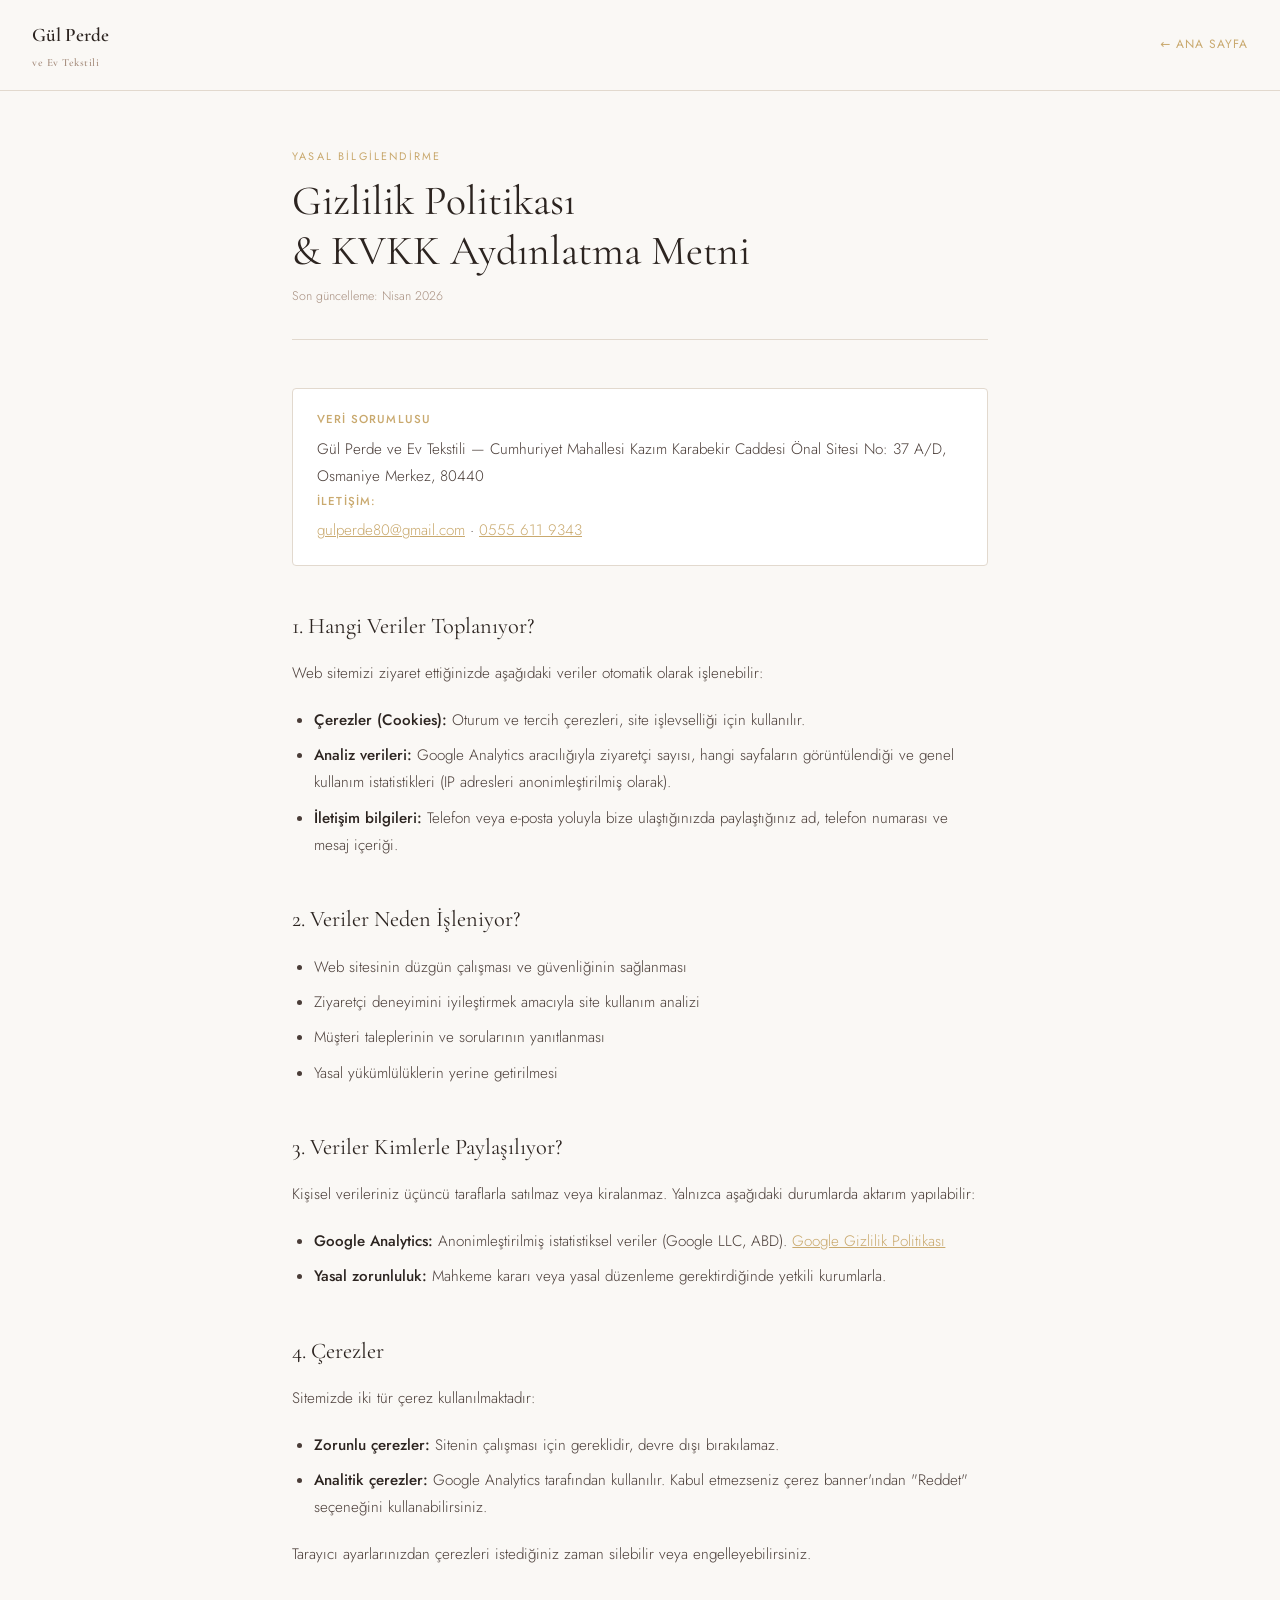
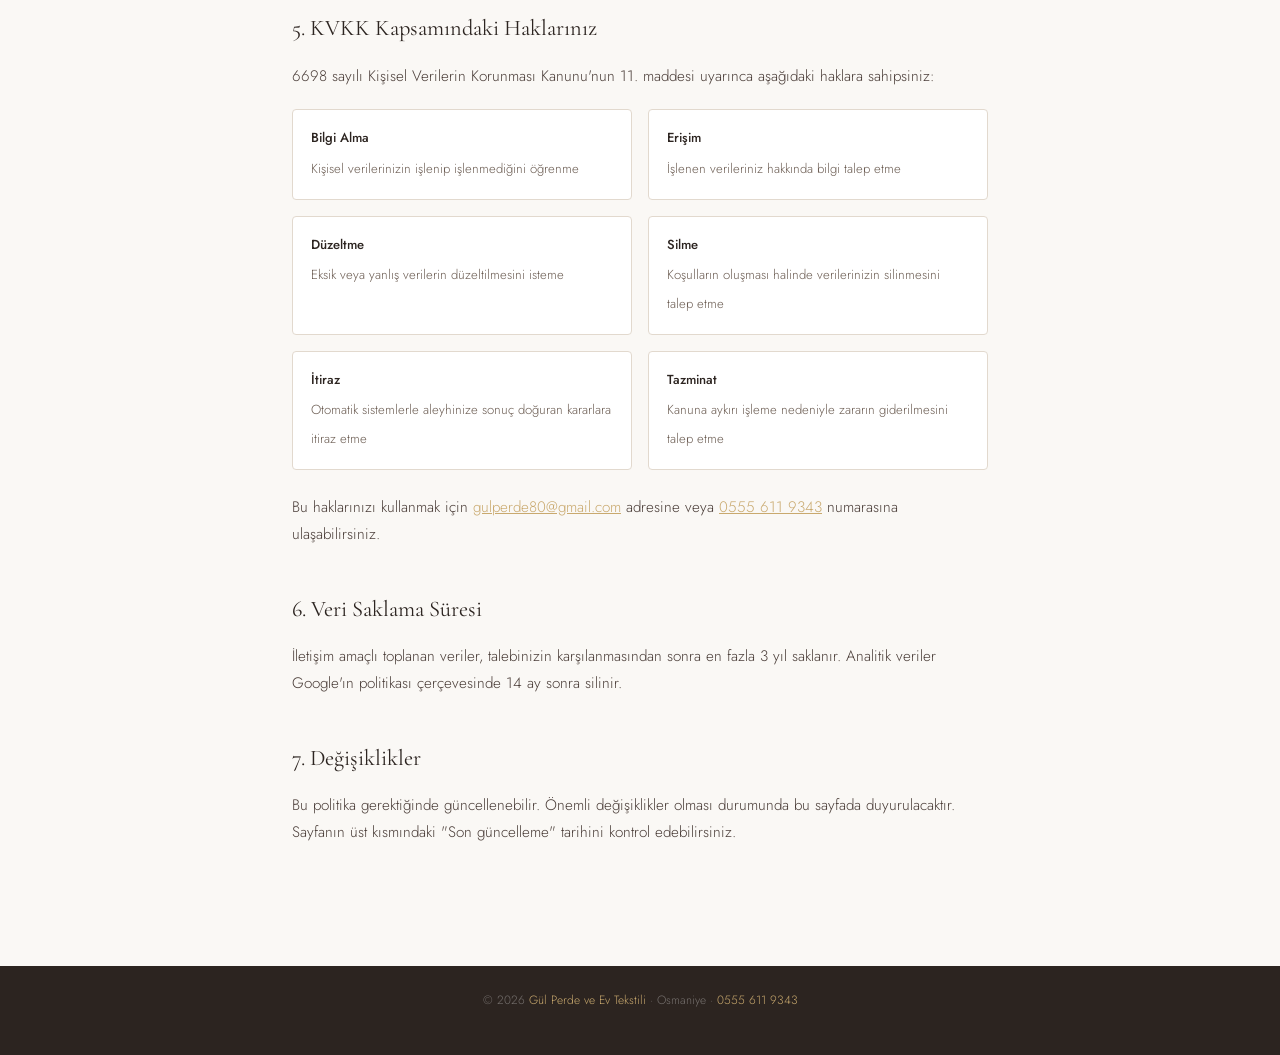
<file: kvkk.html>
<!DOCTYPE html>
<html lang="tr">
<head>
  <meta charset="UTF-8">
  <meta name="viewport" content="width=device-width, initial-scale=1.0">
  <title>Gizlilik Politikası & KVKK | Gül Perde ve Ev Tekstili</title>
  <link rel="preconnect" href="https://fonts.googleapis.com">
  <link rel="preconnect" href="https://fonts.gstatic.com" crossorigin>
  <link href="https://fonts.googleapis.com/css2?family=Cormorant+Garamond:ital,wght@0,300;0,400;0,600;1,400&family=Jost:wght@300;400;500&display=swap" rel="stylesheet">
  <link rel="icon" type="image/x-icon" href="/favicon.ico">
  <style>
    *, *::before, *::after { box-sizing: border-box; margin: 0; padding: 0; }
    :root {
      --cream: #faf8f5; --dark: #2c2420; --mid: #6b5c52;
      --gold: #c9a96e; --border: #e2d9ce; --font-h: 'Cormorant Garamond', serif;
      --font-b: 'Jost', system-ui, sans-serif;
    }
    body { font-family: var(--font-b); background: var(--cream); color: var(--dark); line-height: 1.8; font-weight: 300; }

    header { background: var(--cream); border-bottom: 1px solid var(--border); padding: 18px 32px; display: flex; align-items: center; justify-content: space-between; position: sticky; top: 0; z-index: 10; }
    .logo-main { font-family: var(--font-h); font-size: 1.2rem; font-weight: 600; color: var(--dark); text-decoration: none; }
    .logo-sub { font-size: 11px; color: #a89080; display: block; letter-spacing: .5px; }
    .back-btn { font-size: .75rem; font-weight: 400; letter-spacing: .08em; text-transform: uppercase; color: var(--gold); text-decoration: none; }
    .back-btn:hover { text-decoration: underline; }

    main { max-width: 760px; margin: 0 auto; padding: 56px 32px 100px; }

    .page-eyebrow { font-size: .68rem; font-weight: 400; letter-spacing: .2em; text-transform: uppercase; color: var(--gold); margin-bottom: 10px; }
    .page-title { font-family: var(--font-h); font-size: clamp(1.8rem, 4vw, 2.6rem); font-weight: 400; color: var(--dark); line-height: 1.2; margin-bottom: 8px; }
    .page-date { font-size: .78rem; color: #a89080; font-weight: 300; margin-bottom: 48px; padding-bottom: 32px; border-bottom: 1px solid var(--border); }

    h2 { font-family: var(--font-h); font-size: 1.4rem; font-weight: 400; color: var(--dark); margin: 40px 0 14px; }
    p { margin-bottom: 1.2rem; font-size: .95rem; color: #4a3d38; }
    ul { margin: 0 0 1.2rem 1.4rem; }
    li { margin-bottom: .5rem; font-size: .95rem; color: #4a3d38; }
    strong { font-weight: 500; color: var(--dark); }
    a { color: var(--gold); }

    .info-box { background: #fff; border: 1px solid var(--border); border-radius: 4px; padding: 20px 24px; margin: 32px 0; }
    .info-box p { margin: 0; }
    .info-box strong { display: block; margin-bottom: 6px; font-size: .72rem; letter-spacing: .1em; text-transform: uppercase; color: var(--gold); }

    .rights-grid { display: grid; grid-template-columns: repeat(2, 1fr); gap: 16px; margin: 16px 0 24px; }
    .right-item { background: #fff; border: 1px solid var(--border); border-radius: 4px; padding: 16px 18px; }
    .right-item strong { display: block; font-size: .82rem; font-weight: 500; color: var(--dark); margin-bottom: 4px; }
    .right-item span { font-size: .82rem; color: var(--mid); }

    footer { background: var(--dark); padding: 24px 32px; text-align: center; }
    footer p { font-size: .75rem; color: rgba(255,255,255,.35); }
    footer a { color: var(--gold); text-decoration: none; }

    @media (max-width: 600px) {
      main { padding: 40px 20px 70px; }
      header { padding: 14px 20px; }
      .rights-grid { grid-template-columns: 1fr; }
    }
  </style>
</head>
<body>

<header>
  <a href="/" class="logo-main">
    Gül Perde
    <span class="logo-sub">ve Ev Tekstili</span>
  </a>
  <a href="/" class="back-btn">← Ana Sayfa</a>
</header>

<main>
  <p class="page-eyebrow">Yasal Bilgilendirme</p>
  <h1 class="page-title">Gizlilik Politikası<br>& KVKK Aydınlatma Metni</h1>
  <p class="page-date">Son güncelleme: Nisan 2026</p>

  <div class="info-box">
    <p><strong>Veri Sorumlusu</strong>
    Gül Perde ve Ev Tekstili — Cumhuriyet Mahallesi Kazım Karabekir Caddesi Önal Sitesi No: 37 A/D, Osmaniye Merkez, 80440<br>
    <strong>İletişim:</strong> <a href="mailto:gulperde80@gmail.com">gulperde80@gmail.com</a> · <a href="tel:+905556119343">0555 611 9343</a></p>
  </div>

  <h2>1. Hangi Veriler Toplanıyor?</h2>
  <p>Web sitemizi ziyaret ettiğinizde aşağıdaki veriler otomatik olarak işlenebilir:</p>
  <ul>
    <li><strong>Çerezler (Cookies):</strong> Oturum ve tercih çerezleri, site işlevselliği için kullanılır.</li>
    <li><strong>Analiz verileri:</strong> Google Analytics aracılığıyla ziyaretçi sayısı, hangi sayfaların görüntülendiği ve genel kullanım istatistikleri (IP adresleri anonimleştirilmiş olarak).</li>
    <li><strong>İletişim bilgileri:</strong> Telefon veya e-posta yoluyla bize ulaştığınızda paylaştığınız ad, telefon numarası ve mesaj içeriği.</li>
  </ul>

  <h2>2. Veriler Neden İşleniyor?</h2>
  <ul>
    <li>Web sitesinin düzgün çalışması ve güvenliğinin sağlanması</li>
    <li>Ziyaretçi deneyimini iyileştirmek amacıyla site kullanım analizi</li>
    <li>Müşteri taleplerinin ve sorularının yanıtlanması</li>
    <li>Yasal yükümlülüklerin yerine getirilmesi</li>
  </ul>

  <h2>3. Veriler Kimlerle Paylaşılıyor?</h2>
  <p>Kişisel verileriniz üçüncü taraflarla satılmaz veya kiralanmaz. Yalnızca aşağıdaki durumlarda aktarım yapılabilir:</p>
  <ul>
    <li><strong>Google Analytics:</strong> Anonimleştirilmiş istatistiksel veriler (Google LLC, ABD). <a href="https://policies.google.com/privacy" target="_blank" rel="noopener">Google Gizlilik Politikası</a></li>
    <li><strong>Yasal zorunluluk:</strong> Mahkeme kararı veya yasal düzenleme gerektirdiğinde yetkili kurumlarla.</li>
  </ul>

  <h2>4. Çerezler</h2>
  <p>Sitemizde iki tür çerez kullanılmaktadır:</p>
  <ul>
    <li><strong>Zorunlu çerezler:</strong> Sitenin çalışması için gereklidir, devre dışı bırakılamaz.</li>
    <li><strong>Analitik çerezler:</strong> Google Analytics tarafından kullanılır. Kabul etmezseniz çerez banner'ından "Reddet" seçeneğini kullanabilirsiniz.</li>
  </ul>
  <p>Tarayıcı ayarlarınızdan çerezleri istediğiniz zaman silebilir veya engelleyebilirsiniz.</p>

  <h2>5. KVKK Kapsamındaki Haklarınız</h2>
  <p>6698 sayılı Kişisel Verilerin Korunması Kanunu'nun 11. maddesi uyarınca aşağıdaki haklara sahipsiniz:</p>
  <div class="rights-grid">
    <div class="right-item"><strong>Bilgi Alma</strong><span>Kişisel verilerinizin işlenip işlenmediğini öğrenme</span></div>
    <div class="right-item"><strong>Erişim</strong><span>İşlenen verileriniz hakkında bilgi talep etme</span></div>
    <div class="right-item"><strong>Düzeltme</strong><span>Eksik veya yanlış verilerin düzeltilmesini isteme</span></div>
    <div class="right-item"><strong>Silme</strong><span>Koşulların oluşması halinde verilerinizin silinmesini talep etme</span></div>
    <div class="right-item"><strong>İtiraz</strong><span>Otomatik sistemlerle aleyhinize sonuç doğuran kararlara itiraz etme</span></div>
    <div class="right-item"><strong>Tazminat</strong><span>Kanuna aykırı işleme nedeniyle zararın giderilmesini talep etme</span></div>
  </div>
  <p>Bu haklarınızı kullanmak için <a href="mailto:gulperde80@gmail.com">gulperde80@gmail.com</a> adresine veya <a href="tel:+905556119343">0555 611 9343</a> numarasına ulaşabilirsiniz.</p>

  <h2>6. Veri Saklama Süresi</h2>
  <p>İletişim amaçlı toplanan veriler, talebinizin karşılanmasından sonra en fazla 3 yıl saklanır. Analitik veriler Google'ın politikası çerçevesinde 14 ay sonra silinir.</p>

  <h2>7. Değişiklikler</h2>
  <p>Bu politika gerektiğinde güncellenebilir. Önemli değişiklikler olması durumunda bu sayfada duyurulacaktır. Sayfanın üst kısmındaki "Son güncelleme" tarihini kontrol edebilirsiniz.</p>
</main>

<footer>
  <p>© 2026 <a href="/">Gül Perde ve Ev Tekstili</a> · Osmaniye · <a href="tel:+905556119343">0555 611 9343</a></p>
</footer>

</body>
</html>
</file>
<file: style.css>
﻿/* ============================================================
   GÜL PERDE VE EV TEKSTİLİ — style.css
   Tasarım: Rafine Atölye — Sıcak fildişi, antrasit, mat altın
   ============================================================ */

/* ── RESET & BASE ────────────────────────────────────────── */
*, *::before, *::after { box-sizing: border-box; margin: 0; padding: 0; }

html {
  scroll-behavior: smooth;
  font-size: 16px;
  -webkit-text-size-adjust: 100%;
}

body {
  font-family: var(--font-body);
  background: var(--ivory);
  color: var(--charcoal);
  line-height: 1.7;
  overflow-x: hidden;
}

img { max-width: 100%; height: auto; display: block; }
a { color: inherit; text-decoration: none; transition: color .2s; }
a:hover { color: var(--gold); }
button { cursor: pointer; border: none; background: none; font-family: inherit; }
ul { list-style: none; }
address { font-style: normal; }

/* ── CSS VARIABLES ──────────────────────────────────────── */
:root {
  /* Light Palette */
  --ivory:        #FAF9F6;
  --warm:         #F3EDE5;
  --white:        #FFFFFF;

  /* Dark Palette — Obsidian & Champagne */
  --obsidian:     #0C0A09;
  --deep:         #16130F;
  --warm-dark:    #211D18;

  /* Text */
  --charcoal:     #1C1A17;
  --charcoal-2:   #3A3733;
  --gray-mid:     #7A7570;
  --gray-light:   #C6C0B8;
  --border:       #E5DDD4;
  --border-dark:  rgba(201,169,110,0.18);

  /* Champagne Gold */
  --gold:         #C9A96E;
  --gold-hover:   #B08A50;
  --champagne-lt: #E8D5B0;

  /* Text on dark */
  --text-on-dark:     #F0EBE3;
  --text-on-dark-mid: #A89E92;

  /* WhatsApp */
  --green-wa:     #25D366;
  --green-wa-hov: #1da851;

  /* Typography */
  --font-display: 'Cormorant Garamond', Georgia, 'Times New Roman', serif;
  --font-body:    'Jost', system-ui, -apple-system, sans-serif;

  /* Spacing */
  --section-pad: clamp(72px, 9vw, 120px);
  --container:   1220px;
  --gutter:      clamp(20px, 5vw, 40px);

  /* Animation */
  --ease-out: cubic-bezier(0.22, 1, 0.36, 1);
  --ease-in-out: cubic-bezier(0.4, 0, 0.2, 1);

  /* Misc */
  --radius:    3px;
  --radius-md: 6px;
  --shadow:    0 4px 32px rgba(12,10,9,.15);
  --shadow-lg: 0 12px 48px rgba(12,10,9,.25);
  --hdr-h:     72px;
}

/* ── TYPOGRAPHY ─────────────────────────────────────────── */
h1, h2, h3, h4 {
  font-family: var(--font-display);
  font-weight: 400;
  line-height: 1.18;
  color: var(--charcoal);
}

h1 { font-size: clamp(40px, 6vw, 80px); letter-spacing: -.03em; }
h2 { font-size: clamp(32px, 4vw, 58px); letter-spacing: -.02em; }
h3 { font-size: clamp(22px, 2.5vw, 30px); }

p { color: var(--charcoal-2); }

.eyebrow {
  font-family: var(--font-body);
  font-size: 11px;
  font-weight: 600;
  letter-spacing: .25em;
  text-transform: uppercase;
  color: var(--gold);
  display: block;
  margin-bottom: 16px;
}

/* ── LAYOUT ─────────────────────────────────────────────── */
.container {
  max-width: var(--container);
  margin: 0 auto;
  padding: 0 var(--gutter);
}

.section-pad { padding: var(--section-pad) 0; }
.bg-warm { background: var(--warm); }

.section-header {
  text-align: center;
  max-width: 640px;
  margin: 0 auto clamp(48px, 6vw, 72px);
}
.section-header h2 { margin-top: 8px; }

/* ── BUTTONS ─────────────────────────────────────────────── */
.btn {
  display: inline-flex;
  align-items: center;
  gap: 8px;
  padding: 14px 28px;
  font-family: var(--font-body);
  font-size: 13px;
  font-weight: 500;
  letter-spacing: .1em;
  text-transform: uppercase;
  border-radius: var(--radius);
  transition: background .2s, color .2s, border-color .2s, transform .15s, box-shadow .2s;
  white-space: nowrap;
}

.btn:active { transform: translateY(1px); }

.btn-primary {
  background: var(--gold);
  color: #0C0A09;
  border: 1.5px solid var(--gold);
  font-weight: 600;
}
.btn-primary:hover {
  background: var(--gold-hover);
  color: #0C0A09;
  border-color: var(--gold-hover);
  box-shadow: 0 6px 28px rgba(201,169,110,.35);
}

.btn-outline {
  background: transparent;
  color: var(--charcoal);
  border: 1.5px solid currentColor;
}
.btn-outline:hover {
  background: var(--charcoal);
  color: var(--white);
  border-color: var(--charcoal);
}
.hero .btn-outline {
  color: var(--white);
  border-color: rgba(255,255,255,.55);
}
.hero .btn-outline:hover {
  background: rgba(255,255,255,.15);
  border-color: var(--gold);
  color: var(--gold);
}

.btn-wa {
  background: var(--green-wa);
  color: var(--white);
  border: 1.5px solid var(--green-wa);
}
.btn-wa:hover {
  background: var(--green-wa-hov);
  color: var(--white);
  border-color: var(--green-wa-hov);
  box-shadow: 0 6px 24px rgba(37,211,102,.22);
}

.btn-sm { padding: 10px 20px; font-size: 12px; }
.btn-lg { padding: 16px 36px; font-size: 13px; }
.btn-full { width: 100%; justify-content: center; }
.mt-1 { margin-top: 16px; }

/* ── REVEAL ANIMATION ────────────────────────────────────── */
/* JS sets opacity:0 on load; .visible shows the element */
[data-reveal].visible {
  transition: opacity .75s var(--ease-out), transform .75s var(--ease-out);
}

/* ── HEADER ─────────────────────────────────────────────── */
.site-header {
  position: fixed;
  top: 0; left: 0; right: 0;
  height: var(--hdr-h);
  z-index: 900;
  background: rgba(250,249,246,.96);
  backdrop-filter: blur(16px);
  -webkit-backdrop-filter: blur(16px);
  border-bottom: 1px solid transparent;
  transition: border-color .3s, box-shadow .3s, background .3s;
}
.site-header.scrolled {
  border-bottom-color: var(--border);
  box-shadow: 0 2px 24px rgba(28,26,23,.06);
}

.hdr-inner {
  display: flex;
  align-items: center;
  justify-content: space-between;
  height: 100%;
  gap: 24px;
}

/* Logo */
.logo { display: flex; align-items: center; gap: 10px; flex-shrink: 0; text-decoration: none; }
.logo-icon {
  height: 44px;
  width: 44px;
  object-fit: contain;
  flex-shrink: 0;
  transition: opacity .2s;
}
.logo:hover .logo-icon { opacity: .8; }
.logo-text { display: flex; flex-direction: column; line-height: 1.1; }
.logo-main {
  font-family: var(--font-display);
  font-size: 22px;
  font-weight: 500;
  letter-spacing: -.01em;
  color: var(--charcoal);
  transition: color .2s;
}
.logo-sub {
  font-family: var(--font-body);
  font-size: 10px;
  letter-spacing: .14em;
  text-transform: uppercase;
  color: var(--gray-mid);
}
.logo:hover .logo-main { color: var(--gold); }

/* Nav */
.main-nav ul {
  display: flex;
  align-items: center;
  gap: clamp(20px, 2.5vw, 36px);
}
.main-nav a {
  font-size: 12px;
  font-weight: 500;
  letter-spacing: .1em;
  text-transform: uppercase;
  color: var(--charcoal-2);
  padding-bottom: 2px;
  border-bottom: 1.5px solid transparent;
  transition: color .2s, border-color .2s;
}
.main-nav a:hover,
.main-nav a.active { color: var(--charcoal); border-bottom-color: var(--gold); }

/* Header right */
.hdr-right {
  display: flex;
  align-items: center;
  gap: 16px;
  flex-shrink: 0;
}

/* Lang switcher */
.lang-sw {
  display: flex;
  align-items: center;
  gap: 6px;
  font-size: 11px;
  color: var(--gray-light);
}
.lang-btn {
  font-family: var(--font-body);
  font-size: 11px;
  font-weight: 500;
  letter-spacing: .1em;
  color: var(--gray-mid);
  transition: color .2s;
  padding: 2px 0;
}
.lang-btn.active { color: var(--charcoal); font-weight: 600; }
.lang-btn:hover { color: var(--charcoal); }

/* Hamburger */
.hamburger {
  display: none;
  flex-direction: column;
  gap: 5px;
  width: 28px;
  padding: 4px 0;
}
.hamburger span {
  display: block;
  height: 1.5px;
  width: 100%;
  background: var(--charcoal);
  border-radius: 2px;
  transition: transform .3s var(--ease-out), opacity .3s;
}
.hamburger.open span:nth-child(1) { transform: translateY(6.5px) rotate(45deg); }
.hamburger.open span:nth-child(2) { opacity: 0; }
.hamburger.open span:nth-child(3) { transform: translateY(-6.5px) rotate(-45deg); }

/* Mobile nav overlay */
.mobile-nav-overlay {
  position: fixed;
  inset: 0;
  top: var(--hdr-h);
  background: var(--ivory);
  z-index: 850;
  display: flex;
  flex-direction: column;
  padding: clamp(32px, 6vw, 56px) var(--gutter);
  transform: translateX(100%);
  transition: transform .4s var(--ease-out);
}
.mobile-nav-overlay.open { transform: translateX(0); }
.mobile-nav-overlay ul { display: flex; flex-direction: column; gap: 4px; margin-bottom: 32px; }
.mobile-nav-overlay a {
  display: block;
  font-family: var(--font-display);
  font-size: clamp(28px, 6vw, 40px);
  padding: 10px 0;
  border-bottom: 1px solid var(--border);
  color: var(--charcoal);
  transition: color .2s, padding-left .2s;
}
.mobile-nav-overlay a:hover { color: var(--gold); padding-left: 8px; }
.mob-ctas { display: flex; flex-direction: column; gap: 12px; }

/* ── HERO ────────────────────────────────────────────────── */
.hero {
  position: relative;
  min-height: 100svh;
  display: flex;
  align-items: center;
  overflow: hidden;
  padding-top: var(--hdr-h);
}

.hero-bg {
  position: absolute;
  inset: 0;
  background-size: cover;
  background-position: center 30%;
  background-color: #2A2520; /* fallback colour */
  transform: scale(1.04);
  animation: heroScale 12s ease-in-out infinite alternate;
}
@keyframes heroScale {
  from { transform: scale(1.04); }
  to   { transform: scale(1); }
}

.hero-overlay {
  position: absolute;
  inset: 0;
  background: linear-gradient(
    135deg,
    rgba(12,10,9,.85) 0%,
    rgba(12,10,9,.55) 55%,
    rgba(12,10,9,.25) 100%
  );
}

.hero-content {
  position: relative;
  z-index: 2;
  max-width: 780px;
  padding-top: clamp(32px, 6vw, 64px);
  padding-bottom: clamp(80px, 10vw, 120px);
  animation: heroIn .9s var(--ease-out) .1s both;
}
@keyframes heroIn {
  from { opacity: 0; transform: translateY(28px); }
  to   { opacity: 1; transform: none; }
}

.hero-eyebrow { color: rgba(255,255,255,.7); }

.hero-title {
  color: var(--white);
  font-size: clamp(48px, 7.5vw, 94px);
  margin-bottom: 20px;
  letter-spacing: -.03em;
}

.hero-sub {
  color: rgba(255,255,255,.8);
  font-size: clamp(15px, 1.6vw, 18px);
  max-width: 520px;
  line-height: 1.65;
  margin-bottom: 36px;
}

.hero-ctas { display: flex; flex-wrap: wrap; gap: 14px; }

/* Scroll hint */
.scroll-hint {
  position: absolute;
  bottom: 40px;
  left: 50%;
  transform: translateX(-50%);
  display: flex;
  justify-content: center;
}
.scroll-line {
  display: block;
  width: 1.5px;
  height: 48px;
  background: var(--gold);
  animation: scrollDrop 2s ease-in-out infinite;
}
@keyframes scrollDrop {
  0%,100% { transform: scaleY(1); opacity: .4; }
  50%      { transform: scaleY(.5); opacity: .8; }
}

/* ── ABOUT ───────────────────────────────────────────────── */
.about-grid {
  display: grid;
  grid-template-columns: 1fr 1fr;
  gap: clamp(40px, 6vw, 80px);
  align-items: center;
}

.about-img-wrap {
  position: relative;
}

.about-img {
  width: 100%;
  aspect-ratio: 4/5;
  background-size: cover;
  background-position: center;
  border-radius: var(--radius-md);
}

.about-badge {
  position: absolute;
  bottom: -20px;
  right: -20px;
  width: 120px;
  height: 120px;
  background: var(--gold);
  color: var(--white);
  border-radius: 50%;
  display: flex;
  flex-direction: column;
  align-items: center;
  justify-content: center;
  text-align: center;
  gap: 2px;
  box-shadow: var(--shadow);
}
.badge-num {
  font-family: var(--font-display);
  font-size: 40px;
  line-height: 1;
  color: #0C0A09;
  font-weight: 500;
}
.badge-txt {
  font-size: 10px;
  letter-spacing: .08em;
  text-transform: uppercase;
  color: rgba(12,10,9,.75);
  line-height: 1.3;
}

.about-content h2 { margin-bottom: 20px; }
.about-content p { margin-bottom: 16px; }

.about-stats {
  display: flex;
  align-items: center;
  gap: 24px;
  margin-top: 32px;
  padding-top: 24px;
  border-top: 1px solid var(--border);
}
.stat { text-align: center; }
.stat-num {
  display: block;
  font-family: var(--font-display);
  font-size: 36px;
  font-weight: 400;
  color: var(--charcoal);
  line-height: 1;
}
.stat-lbl {
  display: block;
  font-size: 11px;
  letter-spacing: .1em;
  text-transform: uppercase;
  color: var(--gray-mid);
  margin-top: 4px;
}
.stat-div {
  width: 1px;
  height: 40px;
  background: var(--border);
  flex-shrink: 0;
}

/* ── PRODUCTS ────────────────────────────────────────────── */
.products-grid {
  display: grid;
  grid-template-columns: repeat(4, 1fr);
  grid-template-rows: auto auto;
  gap: 16px;
}

.prod-card {
  position: relative;
  overflow: hidden;
  border-radius: var(--radius-md);
  cursor: default;
  background: var(--charcoal);
}

.prod-card--lg { grid-column: span 2; }

.prod-img {
  width: 100%;
  aspect-ratio: 3/4;
  background-image: var(--bg);
  background-size: cover;
  background-position: center;
  transition: transform .6s var(--ease-out);
}
.prod-card--lg .prod-img { aspect-ratio: 16/10; }

.prod-card:hover .prod-img { transform: scale(1.07); }
.prod-card::after {
  content: '';
  position: absolute;
  inset: 0;
  border: 2px solid transparent;
  border-radius: var(--radius-md);
  transition: border-color .4s;
  pointer-events: none;
}
.prod-card:hover::after { border-color: var(--gold); }

.prod-body {
  position: absolute;
  bottom: 0; left: 0; right: 0;
  padding: 20px;
  background: linear-gradient(to top, rgba(12,10,9,.92) 0%, rgba(12,10,9,.4) 50%, transparent 100%);
  color: var(--white);
  transition: padding .3s var(--ease-out);
}
.prod-body h3 {
  font-family: var(--font-display);
  font-size: clamp(18px, 2vw, 26px);
  color: var(--white);
  margin-bottom: 8px;
}
.prod-body h3::after {
  content: '';
  display: block;
  width: 0;
  height: 1.5px;
  background: var(--gold);
  margin-top: 6px;
  transition: width .4s var(--ease-out);
}
.prod-card:hover .prod-body h3::after { width: 36px; }
.prod-body p {
  font-size: 13px;
  color: rgba(255,255,255,.7);
  opacity: 0;
  transform: translateY(8px);
  transition: opacity .3s, transform .3s;
}
.prod-card:hover .prod-body { padding-bottom: 24px; }
.prod-card:hover .prod-body p { opacity: 1; transform: none; }

/* ── PROCESS ─────────────────────────────────────────────── */
.process-steps {
  display: grid;
  grid-template-columns: 1fr auto 1fr auto 1fr auto 1fr;
  align-items: start;
  gap: 0;
}

.process-step { padding: 0 8px; }

.step-num {
  font-family: var(--font-display);
  font-size: 72px;
  color: var(--border);
  line-height: 1;
  margin-bottom: 16px;
  transition: color .3s;
}
.process-step:hover .step-num { color: var(--gold); }

.process-step h3 {
  font-size: 20px;
  margin-bottom: 12px;
}
.process-step p { font-size: 14px; line-height: 1.7; }

.step-connector {
  width: 1px;
  height: 60px;
  background: var(--border);
  margin-top: 28px;
  flex-shrink: 0;
}

/* ── WHY US ──────────────────────────────────────────────── */
.why-grid {
  display: grid;
  grid-template-columns: repeat(5, 1fr);
  gap: 24px;
}

@media (max-width: 1100px) {
  .why-grid { grid-template-columns: repeat(3, 1fr); }
}

.why-card {
  padding: 32px 24px;
  background: var(--white);
  border: 1px solid var(--border);
  border-radius: var(--radius-md);
  transition: box-shadow .3s, transform .3s, border-color .3s;
}
.why-card:hover {
  box-shadow: var(--shadow);
  transform: translateY(-4px);
  border-color: var(--gold);
}

.why-icon {
  width: 64px;
  height: 64px;
  border-radius: 50%;
  background: var(--warm);
  display: flex;
  align-items: center;
  justify-content: center;
  color: var(--gold);
  margin-bottom: 20px;
}

.why-card h3 { font-size: 19px; margin-bottom: 10px; }
.why-card p  { font-size: 14px; line-height: 1.7; }

/* ── GALLERY ─────────────────────────────────────────────── */
.gallery-grid {
  display: grid;
  grid-template-columns: repeat(4, 1fr);
  grid-auto-rows: 280px;
  gap: 12px;
}

.gal-item {
  background-size: cover;
  background-position: center;
  border-radius: var(--radius-md);
  overflow: hidden;
  background-color: var(--border); /* placeholder colour */
  transition: transform .5s var(--ease-out), filter .3s;
  cursor: pointer;
}
.gal-item:hover { transform: scale(1.03); filter: brightness(1.1); }
.gal-item {
  position: relative;
}
.gal-item::after {
  content: '';
  position: absolute;
  inset: 0;
  border: 0px solid var(--gold);
  transition: border-width .3s, opacity .3s;
  opacity: 0;
}
.gal-item:hover::after { border-width: 2px; opacity: 1; }

.gal-tall { grid-row: span 2; }
.gal-wide { grid-column: span 2; }

/* ── REVIEWS ─────────────────────────────────────────────── */
.reviews-grid {
  display: grid;
  grid-template-columns: repeat(3, 1fr);
  gap: 24px;
  margin-bottom: 40px;
}

.review-card {
  padding: 36px 32px;
  background: var(--white);
  border: 1px solid var(--border);
  border-radius: var(--radius-md);
  display: flex;
  flex-direction: column;
  gap: 20px;
  transition: box-shadow .3s;
}
.review-card:hover { box-shadow: var(--shadow); }

.stars { font-size: 18px; color: #D4A017; letter-spacing: 2px; }

blockquote {
  font-family: var(--font-display);
  font-size: 18px;
  font-style: italic;
  line-height: 1.65;
  color: var(--charcoal-2);
  flex: 1;
}

.reviewer {
  display: flex;
  align-items: center;
  gap: 12px;
}
.reviewer-avatar {
  width: 40px;
  height: 40px;
  border-radius: 50%;
  background: var(--warm);
  border: 1.5px solid var(--border);
  display: flex;
  align-items: center;
  justify-content: center;
  font-family: var(--font-display);
  font-size: 18px;
  color: var(--gold);
  flex-shrink: 0;
}
.reviewer strong { display: block; font-size: 14px; font-weight: 500; }
.reviewer span { font-size: 12px; color: var(--gray-mid); }

.reviews-cta { text-align: center; }

/* ── FAQ ─────────────────────────────────────────────────── */
.faq-container { max-width: 780px; }

.faq-list {
  display: flex;
  flex-direction: column;
  gap: 0;
}

.faq-item {
  border-bottom: 1px solid var(--border);
}

.faq-q {
  display: flex;
  width: 100%;
  justify-content: space-between;
  align-items: center;
  gap: 16px;
  padding: 22px 0;
  font-family: var(--font-display);
  font-size: clamp(17px, 2vw, 21px);
  font-weight: 400;
  color: var(--charcoal);
  text-align: left;
  transition: color .2s;
}
.faq-q:hover { color: var(--gold); }
.faq-q::after {
  content: '';
  width: 16px;
  height: 16px;
  flex-shrink: 0;
  background-image: url("data:image/svg+xml,%3Csvg xmlns='http://www.w3.org/2000/svg' viewBox='0 0 24 24' fill='none' stroke='%23A87C45' stroke-width='1.5' stroke-linecap='round'%3E%3Cpath d='M12 5v14M5 12h14'/%3E%3C/svg%3E");
  background-size: contain;
  transition: transform .3s var(--ease-out);
}
.faq-q[aria-expanded="true"]::after { transform: rotate(45deg); }

.faq-a {
  display: grid;
  grid-template-rows: 0fr;
  transition: grid-template-rows .35s var(--ease-out);
  overflow: hidden;
}
.faq-a.open { grid-template-rows: 1fr; }
.faq-a > p {
  overflow: hidden;
  padding-bottom: 20px;
  font-size: 15px;
  line-height: 1.75;
}

/* ── INSTAGRAM ───────────────────────────────────────────── */
.insta-grid {
  display: grid;
  grid-template-columns: repeat(5, 1fr);
  gap: 10px;
}

.insta-item {
  aspect-ratio: 1;
  background-size: cover;
  background-position: center;
  background-color: var(--border);
  border-radius: var(--radius);
  transition: transform .4s var(--ease-out), filter .3s;
  cursor: pointer;
}
.insta-item:hover { transform: scale(1.03); filter: brightness(1.08); }

.insta-cta-cell {
  aspect-ratio: 1;
  background: var(--charcoal);
  border-radius: var(--radius);
  display: flex;
  align-items: center;
  justify-content: center;
}
.insta-cta-inner {
  display: flex;
  flex-direction: column;
  align-items: center;
  gap: 10px;
  color: var(--white);
  text-align: center;
  padding: 16px;
}
.insta-cta-inner p { font-size: 13px; color: rgba(255,255,255,.7); }

/* ── CONTACT ─────────────────────────────────────────────── */
.contact-grid {
  display: grid;
  grid-template-columns: 1fr 1fr;
  gap: clamp(40px, 6vw, 80px);
  align-items: start;
  margin-bottom: clamp(48px, 6vw, 72px);
}

.contact-info h2 { margin: 8px 0 16px; }

.contact-lead {
  margin-bottom: 32px;
  font-size: 15px;
  line-height: 1.75;
}

.contact-list {
  display: flex;
  flex-direction: column;
  gap: 16px;
  margin-bottom: 24px;
}
.contact-list li {
  display: flex;
  align-items: flex-start;
  gap: 12px;
}
.contact-list svg { flex-shrink: 0; margin-top: 2px; color: var(--gold); }
.contact-list a, .contact-list address, .contact-list span {
  font-size: 14px;
  line-height: 1.6;
  color: var(--charcoal-2);
}
.contact-list a:hover { color: var(--gold); }

/* Form */
.contact-form {
  background: var(--white);
  border: 1px solid var(--border);
  border-radius: var(--radius-md);
  padding: clamp(24px, 4vw, 40px);
}
.contact-form h3 {
  font-size: 26px;
  margin-bottom: 24px;
  padding-bottom: 16px;
  border-bottom: 1px solid var(--border);
}

.form-row {
  display: grid;
  grid-template-columns: 1fr 1fr;
  gap: 16px;
}

.form-group {
  display: flex;
  flex-direction: column;
  gap: 7px;
  margin-bottom: 16px;
}
.form-group:last-of-type { margin-bottom: 20px; }

label {
  font-size: 11px;
  font-weight: 500;
  letter-spacing: .1em;
  text-transform: uppercase;
  color: var(--charcoal-2);
}

input, textarea, select {
  font-family: var(--font-body);
  font-size: 14px;
  color: var(--charcoal);
  background: var(--ivory);
  border: 1.5px solid var(--border);
  border-radius: var(--radius);
  padding: 12px 14px;
  width: 100%;
  transition: border-color .2s, box-shadow .2s;
  outline: none;
  appearance: none;
  -webkit-appearance: none;
}
input::placeholder, textarea::placeholder { color: var(--gray-light); }
input:focus, textarea:focus, select:focus {
  border-color: var(--charcoal);
  box-shadow: 0 0 0 3px rgba(28,26,23,.06);
}
textarea { resize: vertical; min-height: 110px; }

.form-note {
  margin-top: 10px;
  font-size: 11px;
  color: var(--gray-mid);
  text-align: center;
}

/* Map */
.map-wrap {
  border-radius: var(--radius-md);
  overflow: hidden;
  border: 1px solid var(--border);
}
.map-wrap iframe { display: block; }

/* ── FOOTER ──────────────────────────────────────────────── */
.site-footer {
  background: var(--charcoal);
  color: rgba(255,255,255,.75);
  padding: var(--section-pad) 0 0;
}

.footer-grid {
  display: grid;
  grid-template-columns: 2fr 1fr 1fr 1fr;
  gap: clamp(32px, 4vw, 56px);
  padding-bottom: clamp(48px, 6vw, 72px);
  border-bottom: 1px solid rgba(255,255,255,.1);
}

.footer-logo .logo-main { color: var(--white); }
.footer-logo .logo-sub  { color: rgba(255,255,255,.45); }

.footer-brand p {
  font-size: 14px;
  line-height: 1.8;
  color: rgba(240,235,227,.55);
  margin: 16px 0 20px;
}
.footer-gold-line {
  display: block;
  width: 36px;
  height: 1.5px;
  background: var(--gold);
  margin: 20px 0;
  opacity: .6;
}

.footer-social {
  display: flex;
  gap: 12px;
}
.footer-social a {
  width: 38px;
  height: 38px;
  border-radius: 50%;
  background: rgba(255,255,255,.08);
  display: flex;
  align-items: center;
  justify-content: center;
  color: rgba(255,255,255,.7);
  transition: background .2s, color .2s;
}
.footer-social a:hover { background: var(--gold); color: var(--white); }

.footer-col h4 {
  font-family: var(--font-body);
  font-size: 11px;
  font-weight: 500;
  letter-spacing: .15em;
  text-transform: uppercase;
  color: var(--white);
  margin-bottom: 20px;
}
.footer-col ul { display: flex; flex-direction: column; gap: 10px; }
.footer-col li {
  font-size: 13px;
  color: rgba(255,255,255,.6);
  transition: color .2s;
}
.footer-col a:hover { color: var(--gold); }

.footer-bottom {
  padding: 20px 0;
  background: rgba(0,0,0,.2);
}
.footer-bottom-inner {
  display: flex;
  justify-content: space-between;
  align-items: center;
  flex-wrap: wrap;
  gap: 8px;
}
.footer-bottom p { font-size: 12px; color: rgba(255,255,255,.45); }
.footer-bottom-links a {
  font-size: 12px;
  color: rgba(255,255,255,.45);
  transition: color .2s;
}
.footer-bottom-links a:hover { color: var(--gold); }

/* ── FLOATING WHATSAPP ───────────────────────────────────── */
.wa-float {
  position: fixed;
  bottom: 28px;
  right: 28px;
  z-index: 800;
  width: 56px;
  height: 56px;
  border-radius: 50%;
  background: var(--green-wa);
  color: var(--white);
  display: flex;
  align-items: center;
  justify-content: center;
  box-shadow: 0 6px 24px rgba(37,211,102,.36);
  transition: transform .2s var(--ease-out), box-shadow .2s;
  animation: waPulse 3s ease-in-out infinite;
}
.wa-float:hover {
  transform: scale(1.1);
  box-shadow: 0 8px 32px rgba(37,211,102,.5);
  color: var(--white);
}
@keyframes waPulse {
  0%,100% { box-shadow: 0 6px 24px rgba(37,211,102,.36); }
  50%      { box-shadow: 0 6px 32px rgba(37,211,102,.55); }
}

/* ── RESPONSIVE ──────────────────────────────────────────── */

/* 1024px */
@media (max-width: 1024px) {
  .products-grid { grid-template-columns: repeat(3, 1fr); }
  .prod-card--lg { grid-column: span 1; }
  .prod-card--lg .prod-img { aspect-ratio: 3/4; }
  .process-steps {
    grid-template-columns: 1fr 1fr;
    gap: 32px;
  }
  .step-connector { display: none; }
  .gallery-grid { grid-template-columns: repeat(3, 1fr); grid-template-rows: unset; }
  .gal-tall { grid-row: span 1; }
  .gal-wide { grid-column: span 2; }
  .footer-grid { grid-template-columns: 1fr 1fr; gap: 32px; }
}

/* 860px */
@media (max-width: 860px) {
  .main-nav { display: none; }
  .hdr-cta  { display: none; }
  .hamburger { display: flex; }
  .about-grid { grid-template-columns: 1fr; gap: 48px; }
  .about-img  { aspect-ratio: 16/9; }
  .about-badge { right: 0; bottom: -16px; }
  .why-grid { grid-template-columns: repeat(2, 1fr); }
  .reviews-grid { grid-template-columns: 1fr; }
  .insta-grid { grid-template-columns: repeat(3, 1fr); }
  .insta-cta-cell { display: none; }
  .contact-grid { grid-template-columns: 1fr; }
  .footer-grid { grid-template-columns: 1fr 1fr; }
}

/* 640px */
@media (max-width: 640px) {
  :root { --hdr-h: 64px; }
  .products-grid { grid-template-columns: 1fr 1fr; }
  .process-steps { grid-template-columns: 1fr; }
  .why-grid { grid-template-columns: 1fr; }
  .gallery-grid {
    grid-template-columns: 1fr 1fr;
    grid-template-rows: unset;
  }
  .gal-wide { grid-column: span 2; }
  .gal-tall { grid-row: span 1; }
  .insta-grid { grid-template-columns: repeat(2, 1fr); }
  .form-row { grid-template-columns: 1fr; }
  .footer-grid { grid-template-columns: 1fr; }
  .footer-bottom-inner { flex-direction: column; text-align: center; }
  .hero-title { font-size: clamp(36px, 9vw, 52px); }
  .about-badge { width: 90px; height: 90px; }
  .badge-num { font-size: 28px; }
  .about-stats { gap: 16px; }
}

/* 380px */
@media (max-width: 380px) {
  .hero-ctas { flex-direction: column; }
  .hero-ctas .btn { justify-content: center; }
  .products-grid { grid-template-columns: 1fr; }
}

/* ── DARK SECTIONS — Obsidian & Champagne ─────────── */
.bg-dark     { background: var(--deep); }
.bg-obsidian { background: var(--obsidian); }
.bg-dark-warm{ background: var(--warm-dark); }

.bg-dark h1,.bg-dark h2,.bg-dark h3,.bg-dark h4,
.bg-obsidian h1,.bg-obsidian h2,.bg-obsidian h3,.bg-obsidian h4,
.bg-dark-warm h1,.bg-dark-warm h2,.bg-dark-warm h3,.bg-dark-warm h4 { color: var(--text-on-dark); }

.bg-dark p,.bg-obsidian p,.bg-dark-warm p { color: var(--text-on-dark-mid); }

.bg-dark .eyebrow,.bg-obsidian .eyebrow,.bg-dark-warm .eyebrow { color: var(--gold); }

.bg-dark .section-header h2,
.bg-obsidian .section-header h2,
.bg-dark-warm .section-header h2 { color: var(--text-on-dark); }

.bg-dark .prod-card { border: 1px solid rgba(201,169,110,.1); }

.bg-dark .step-num,.bg-dark-warm .step-num { color: rgba(201,169,110,.18); }
.bg-dark .process-step:hover .step-num,
.bg-dark-warm .process-step:hover .step-num { color: var(--gold); }
.bg-dark .step-connector,.bg-dark-warm .step-connector { background: rgba(201,169,110,.15); }
.bg-dark .process-step h3,.bg-dark-warm .process-step h3 { color: var(--text-on-dark); }

.bg-dark-warm .why-card { background: rgba(255,255,255,.04); border-color: var(--border-dark); }
.bg-dark-warm .why-card:hover {
  border-color: var(--gold);
  background: rgba(201,169,110,.07);
  box-shadow: 0 8px 40px rgba(0,0,0,.4);
  transform: translateY(-4px);
}
.bg-dark-warm .why-card h3 { color: var(--text-on-dark); }
.bg-dark-warm .why-card p  { color: var(--text-on-dark-mid); }
.bg-dark-warm .why-icon { background: rgba(201,169,110,.12); color: var(--gold); }

.bg-obsidian .gal-item { border: 1px solid rgba(201,169,110,.06); }

.review-card { border-color: rgba(201,169,110,.15); }
.review-card:hover { border-color: var(--gold); box-shadow: 0 8px 32px rgba(201,169,110,.12); }
.stars { color: var(--gold); letter-spacing: 3px; }

.bg-dark .insta-cta-cell { background: var(--warm-dark); border: 1px solid var(--border-dark); }

.site-footer { background: var(--obsidian); }
.footer-social a:hover { background: var(--gold); }
.footer-col a:hover { color: var(--gold); }

.section-divider {
  display: block;
  width: 48px;
  height: 1.5px;
  background: var(--gold);
  margin: 0 auto 16px;
}

/* 10 yorum grid */
@media (min-width: 861px) {
  .reviews-grid { grid-template-columns: repeat(5, 1fr); }
}
@media (max-width: 860px) {
  .reviews-grid { grid-template-columns: repeat(2, 1fr); }
}
@media (max-width: 640px) {
  .reviews-grid { grid-template-columns: 1fr; }
}


/* ── LOGO IMG ────────────────────────────────────────────── */
.logo-img {
  display: block;
  height: 56px;
  width: auto;
  object-fit: contain;
  transition: opacity .2s;
}
.logo:hover .logo-img {
  display: block;
  height: 56px;
  width: auto;
  object-fit: contain;
  transition: opacity .2s;
}

.footer-logo-img {
  height: 72px;
  opacity: .85;
  filter: brightness(0) invert(1);  /* footer koyu bg'da beyaz logo */
}
</file>
